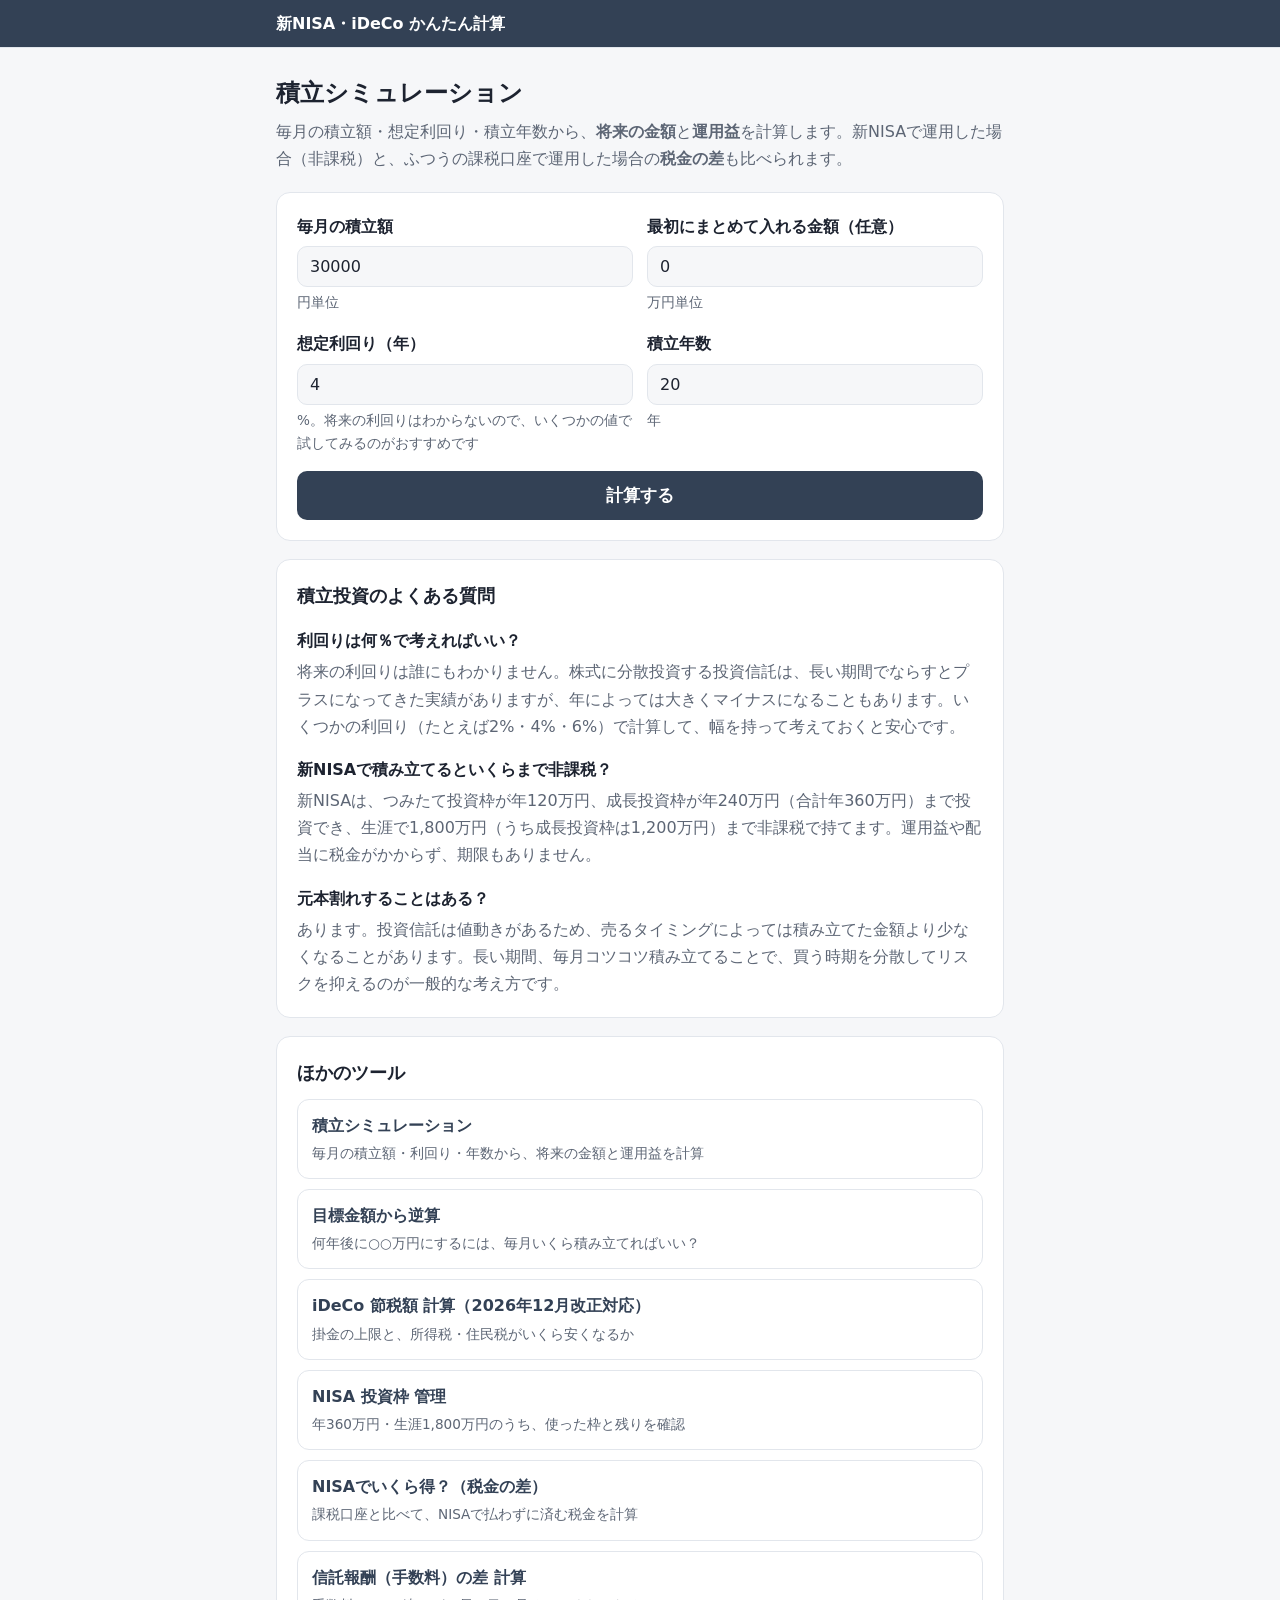
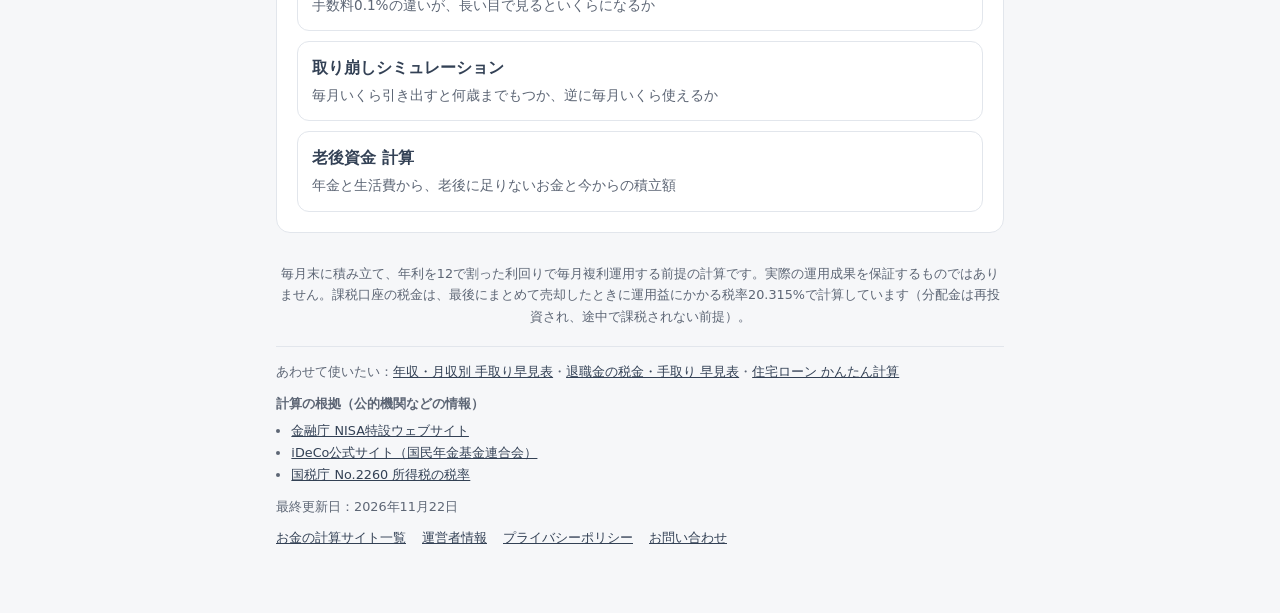
<file: index.html>
<!doctype html>
<html lang="ja">
<head>
<meta charset="utf-8">
<meta name="viewport" content="width=device-width, initial-scale=1">
<title>積立シミュレーション（新NISA・iDeCo）｜毎月の積立額・利回り・年数から将来の金額を計算</title>
<meta name="description" content="毎月の積立額・想定利回り・積立年数を入れるだけで、将来の金額・元本・運用益をグラフと年ごとの表で表示。新NISAなら非課税、課税口座なら税金がいくらかかるかも比べられる無料の積立シミュレーションです。">
<link rel="canonical" href="https://okanenokeisan.com/nisa/">
<!--sw-head-->
<meta property="og:type" content="website">
<meta property="og:site_name" content="新NISA・iDeCo かんたん計算">
<meta property="og:title" content="積立シミュレーション（新NISA・iDeCo）｜毎月の積立額・利回り・年数から将来の金額を計算">
<meta property="og:description" content="毎月の積立額・想定利回り・積立年数を入れるだけで、将来の金額・元本・運用益をグラフと年ごとの表で表示。新NISAなら非課税、課税口座なら税金がいくらかかるかも比べられる無料の積立シミュレーションです。">
<meta property="og:url" content="https://okanenokeisan.com/nisa/">
<meta property="og:locale" content="ja_JP">
<meta name="twitter:card" content="summary">
<link rel="icon" href="/favicon.ico" sizes="48x48">
<link rel="icon" href="/favicon.svg" type="image/svg+xml">
<script async src="https://www.googletagmanager.com/gtag/js?id=G-CTGWFB173X"></script>
<script>window.dataLayer=window.dataLayer||[];function gtag(){dataLayer.push(arguments);}gtag('js',new Date());gtag('config','G-CTGWFB173X');document.addEventListener('click',function(e){var b=e.target.closest&&e.target.closest('button#calc,button#judge,button#make');if(b)gtag('event','tool_use',{tool_path:location.pathname,button_id:b.id});},true);</script>
<!--/sw-head-->
<link rel="stylesheet" href="assets/style.css">
</head>
<body>
<header class="site-header"><div><a href="/nisa/">新NISA・iDeCo かんたん計算</a></div></header>
<div class="wrap">
  <h1>積立シミュレーション</h1>
  <p class="lead">毎月の積立額・想定利回り・積立年数から、<strong>将来の金額</strong>と<strong>運用益</strong>を計算します。新NISAで運用した場合（非課税）と、ふつうの課税口座で運用した場合の<strong>税金の差</strong>も比べられます。</p>

  <div class="card">
    <div class="row">
      <div class="field"><label for="monthly">毎月の積立額</label><input type="number" id="monthly" min="0" value="30000"><div class="hint">円単位</div></div>
      <div class="field"><label for="initial">最初にまとめて入れる金額（任意）</label><input type="number" id="initial" min="0" value="0"><div class="hint">万円単位</div></div>
    </div>
    <div class="row">
      <div class="field"><label for="rate">想定利回り（年）</label><input type="number" id="rate" min="0" max="20" step="0.1" value="4"><div class="hint">%。将来の利回りはわからないので、いくつかの値で試してみるのがおすすめです</div></div>
      <div class="field"><label for="years">積立年数</label><input type="number" id="years" min="1" max="60" value="20"><div class="hint">年</div></div>
    </div>
    <button id="calc">計算する</button>
  </div>

  <div class="card" id="result" hidden></div>

  <div class="ad">広告スペース</div>

  <div class="card faq">
    <h2>積立投資のよくある質問</h2>
    <h3>利回りは何％で考えればいい？</h3>
    <p>将来の利回りは誰にもわかりません。株式に分散投資する投資信託は、長い期間でならすとプラスになってきた実績がありますが、年によっては大きくマイナスになることもあります。いくつかの利回り（たとえば2%・4%・6%）で計算して、幅を持って考えておくと安心です。</p>
    <h3>新NISAで積み立てるといくらまで非課税？</h3>
    <p>新NISAは、つみたて投資枠が年120万円、成長投資枠が年240万円（合計年360万円）まで投資でき、生涯で1,800万円（うち成長投資枠は1,200万円）まで非課税で持てます。運用益や配当に税金がかからず、期限もありません。</p>
    <h3>元本割れすることはある？</h3>
    <p>あります。投資信託は値動きがあるため、売るタイミングによっては積み立てた金額より少なくなることがあります。長い期間、毎月コツコツ積み立てることで、買う時期を分散してリスクを抑えるのが一般的な考え方です。</p>
  </div>

  <div class="card" id="related"></div>

  <footer>毎月末に積み立て、年利を12で割った利回りで毎月複利運用する前提の計算です。実際の運用成果を保証するものではありません。課税口座の税金は、最後にまとめて売却したときに運用益にかかる税率20.315%で計算しています（分配金は再投資され、途中で課税されない前提）。</footer>
<!--sw-foot-->
<div style="font-size:.8rem;color:var(--muted);margin-top:18px;border-top:1px solid var(--line);padding-top:14px"><p style="margin:0 0 10px">あわせて使いたい：<a href="/nenshu/">年収・月収別 手取り早見表</a>・<a href="/taishoku-zei/">退職金の税金・手取り 早見表</a>・<a href="/jutaku/">住宅ローン かんたん計算</a></p><p style="margin:0 0 6px;font-weight:600">計算の根拠（公的機関などの情報）</p><ul style="margin:0 0 10px;padding-left:1.2em"><li><a href="https://www.fsa.go.jp/policy/nisa2/" target="_blank" rel="noopener">金融庁 NISA特設ウェブサイト</a></li><li><a href="https://www.ideco-koushiki.jp/" target="_blank" rel="noopener">iDeCo公式サイト（国民年金基金連合会）</a></li><li><a href="https://www.nta.go.jp/taxes/shiraberu/taxanswer/shotoku/2260.htm" target="_blank" rel="noopener">国税庁 No.2260 所得税の税率</a></li></ul><p style="margin:0 0 10px">最終更新日：2026年11月22日</p><nav style="display:flex;flex-wrap:wrap;gap:6px 16px"><a href="/sites/">お金の計算サイト一覧</a><a href="/about/">運営者情報</a><a href="/privacy/">プライバシーポリシー</a><a href="/contact/">お問い合わせ</a></nav></div>
<!--/sw-foot-->
</div>

<script src="assets/site.js"></script>
<script>
const $ = id => document.getElementById(id);
function calc() {
  const out = $("result");
  out.hidden = false;
  const monthly = num("monthly"), initial = num("initial") * MAN, years = Math.floor(num("years"));
  if ((!monthly && !initial) || !years) { out.innerHTML = '<p class="err">積立額と年数を入力してください。</p>'; return; }
  const r = accumulate(monthly, num("rate") / 100, years * 12, initial);
  const tax = Math.max(0, r.gain) * TAX;
  const yearly = monthly * 12;
  const nisaOk = yearly <= 3600000 && r.principal <= 18000000;
  const shown = r.rows.filter(x => x.year <= 3 || x.year % 5 === 0 || x.year === years);

  out.innerHTML = `
    <div class="big">
      <div class="stat good"><div class="k">${years}年後の金額</div><div class="v">${man(r.bal)}</div></div>
      <div class="stat"><div class="k">積み立てた元本</div><div class="v">${man(r.principal)}</div></div>
      <div class="stat good"><div class="k">運用益</div><div class="v">${man(r.gain)}</div></div>
    </div>
    ${growthChart(r.rows)}
    <table class="info" style="margin-top:12px">
      <tr><td>新NISAで運用した場合（非課税）</td><td class="num">${man(r.bal)}</td></tr>
      <tr><td>課税口座で運用した場合（税引き後）</td><td class="num">${man(r.bal - tax)}</td></tr>
      <tr><td><strong>NISAで払わずに済む税金</strong></td><td class="num"><strong>${man(tax)}</strong></td></tr>
    </table>
    ${!nisaOk ? `<p class="note">年間の積立額が360万円、または元本の合計が1,800万円を超えるため、全額をNISAで運用することはできません。超えた分は課税口座での運用になります。</p>` : ""}
    <h2 style="margin-top:16px">年ごとの推移</h2>
    <table class="info"><tr><th>年</th><th class="num">元本</th><th class="num">評価額</th><th class="num">運用益</th></tr>
      ${shown.map(x => `<tr><td>${x.year}年後</td><td class="num">${man(x.principal)}</td><td class="num">${man(x.bal)}</td><td class="num">${man(x.bal - x.principal)}</td></tr>`).join("")}</table>
    <p class="note">目標の金額から毎月の積立額を決めたいなら → <a href="/nisa/mokuhyo/">目標金額から逆算</a> ／ NISAの口座は、証券会社によって買える投資信託や手数料、ポイントのしくみが違います。比べてから選びましょう。</p>`;
  out.scrollIntoView({ behavior: "smooth", block: "start" });
}
$("calc").addEventListener("click", calc);
</script>
</body>
</html>
</file>
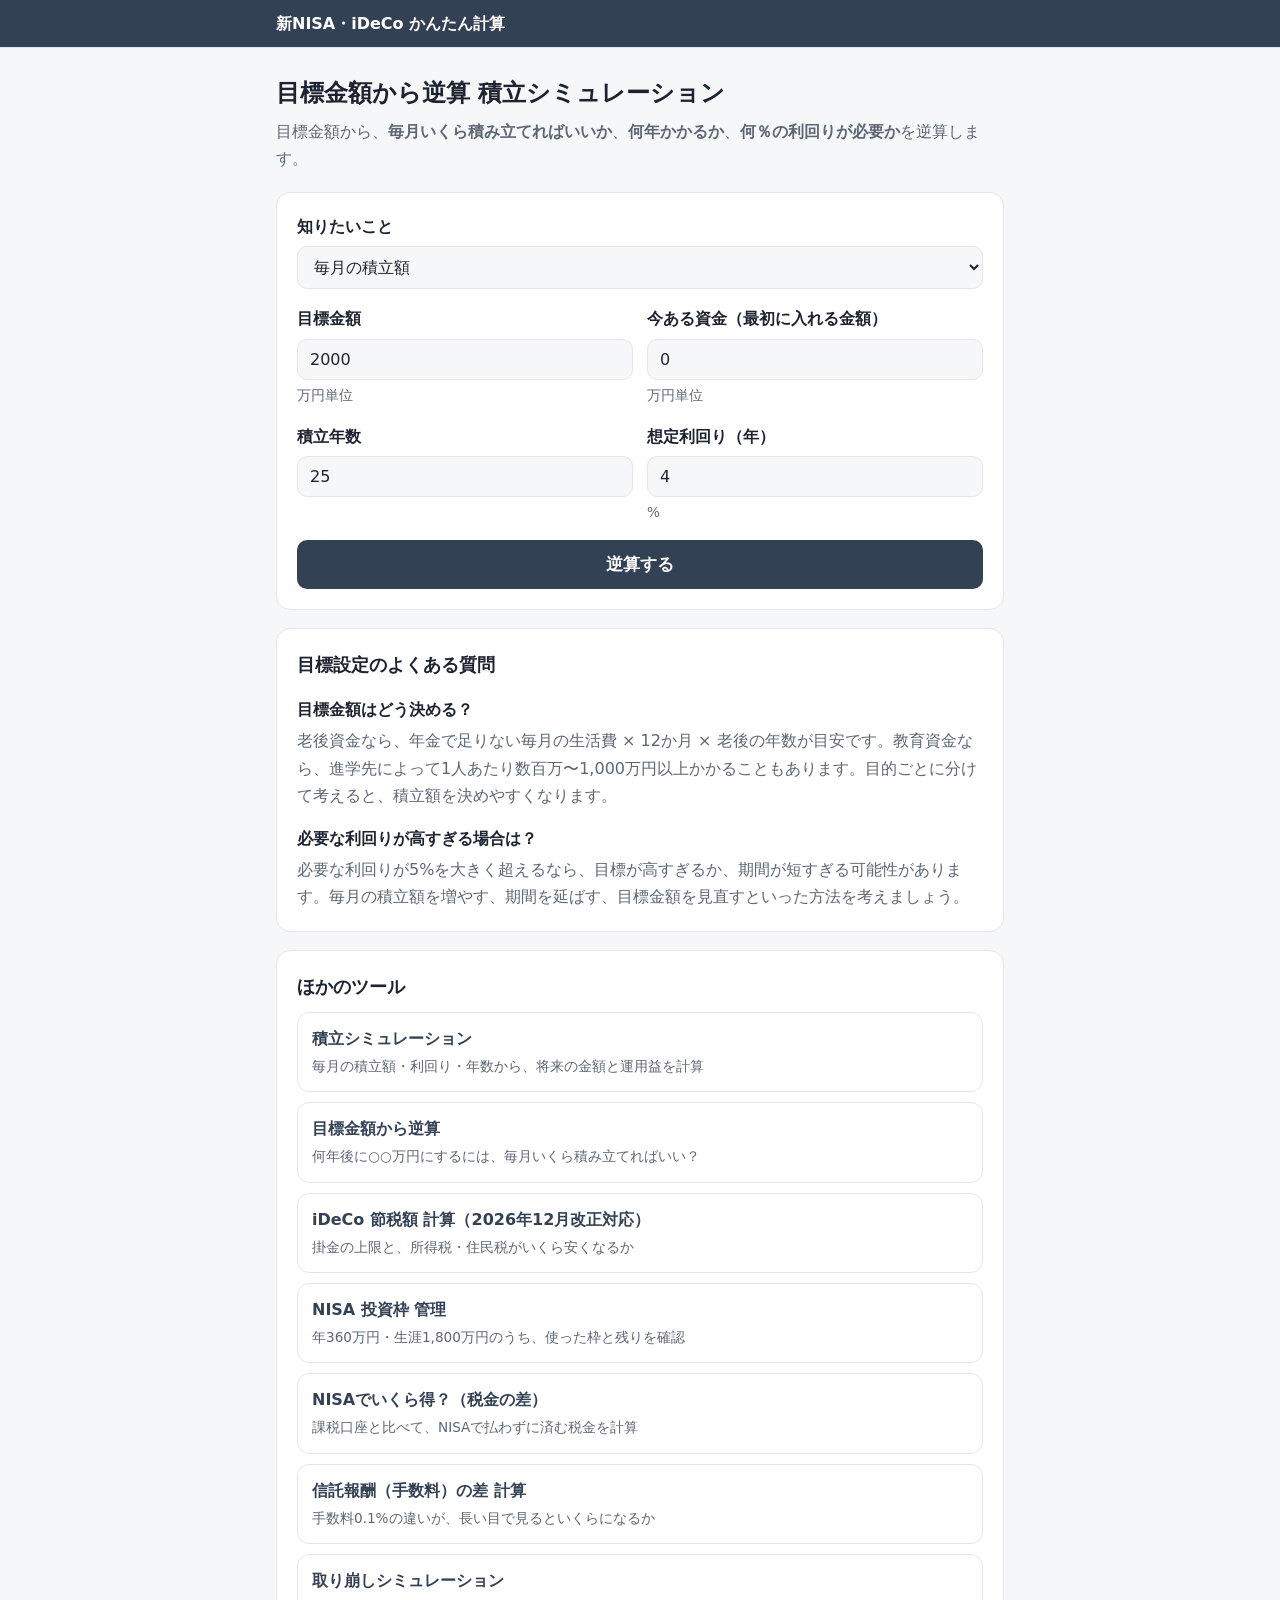
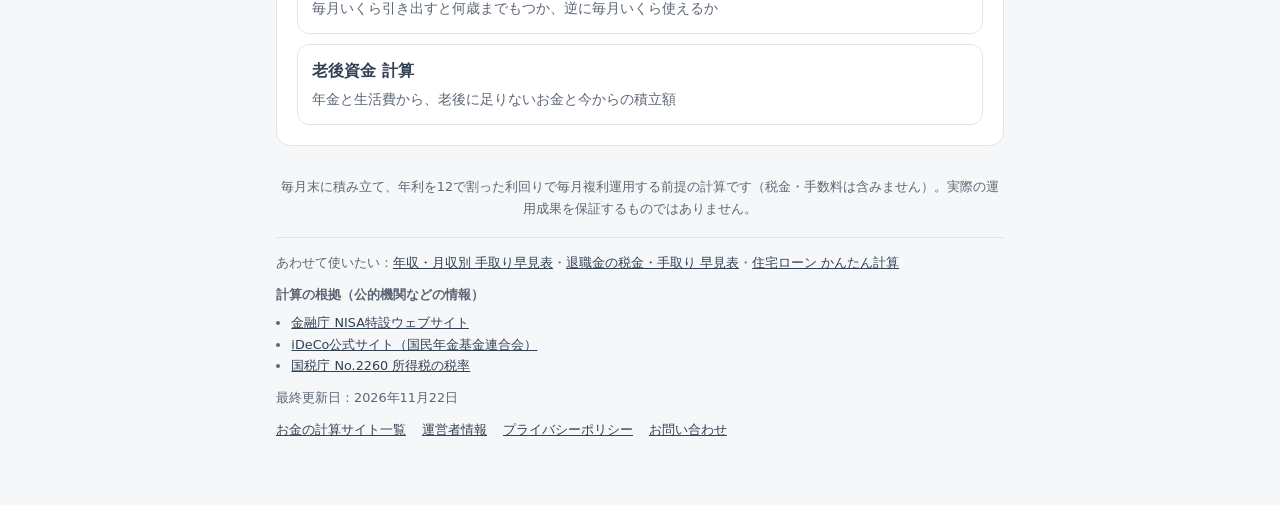
<file: mokuhyo/index.html>
<!doctype html>
<html lang="ja">
<head>
<meta charset="utf-8">
<meta name="viewport" content="width=device-width, initial-scale=1">
<title>目標金額から逆算 積立シミュレーション｜1000万円・2000万円にするには毎月いくら？何年？</title>
<meta name="description" content="目標金額を入れるだけで、毎月いくら積み立てればいいか、何年かかるか、何％の利回りが必要かを逆算。老後資金2,000万円、教育資金1,000万円などの目標づくりに使える無料ツールです。">
<link rel="canonical" href="https://okanenokeisan.com/nisa/mokuhyo/">
<!--sw-head-->
<meta property="og:type" content="website">
<meta property="og:site_name" content="新NISA・iDeCo かんたん計算">
<meta property="og:title" content="目標金額から逆算 積立シミュレーション｜1000万円・2000万円にするには毎月いくら？何年？">
<meta property="og:description" content="目標金額を入れるだけで、毎月いくら積み立てればいいか、何年かかるか、何％の利回りが必要かを逆算。老後資金2,000万円、教育資金1,000万円などの目標づくりに使える無料ツールです。">
<meta property="og:url" content="https://okanenokeisan.com/nisa/mokuhyo/">
<meta property="og:locale" content="ja_JP">
<meta name="twitter:card" content="summary">
<link rel="icon" href="/favicon.ico" sizes="48x48">
<link rel="icon" href="/favicon.svg" type="image/svg+xml">
<script async src="https://www.googletagmanager.com/gtag/js?id=G-CTGWFB173X"></script>
<script>window.dataLayer=window.dataLayer||[];function gtag(){dataLayer.push(arguments);}gtag('js',new Date());gtag('config','G-CTGWFB173X');document.addEventListener('click',function(e){var b=e.target.closest&&e.target.closest('button#calc,button#judge,button#make');if(b)gtag('event','tool_use',{tool_path:location.pathname,button_id:b.id});},true);</script>
<!--/sw-head-->
<link rel="stylesheet" href="../assets/style.css">
</head>
<body>
<header class="site-header"><div><a href="/nisa/">新NISA・iDeCo かんたん計算</a></div></header>
<div class="wrap">
  <h1>目標金額から逆算 積立シミュレーション</h1>
  <p class="lead">目標金額から、<strong>毎月いくら積み立てればいいか</strong>、<strong>何年かかるか</strong>、<strong>何％の利回りが必要か</strong>を逆算します。</p>

  <div class="card">
    <div class="field"><label for="mode">知りたいこと</label>
      <select id="mode"><option value="monthly">毎月の積立額</option><option value="years">かかる年数</option><option value="rate">必要な利回り</option></select></div>
    <div class="row">
      <div class="field"><label for="target">目標金額</label><input type="number" id="target" min="0" value="2000"><div class="hint">万円単位</div></div>
      <div class="field"><label for="initial">今ある資金（最初に入れる金額）</label><input type="number" id="initial" min="0" value="0"><div class="hint">万円単位</div></div>
    </div>
    <div class="row">
      <div class="field" id="fMonthly"><label for="monthly">毎月の積立額</label><input type="number" id="monthly" min="0" value="50000"><div class="hint">円単位</div></div>
      <div class="field" id="fYears"><label for="years">積立年数</label><input type="number" id="years" min="1" max="60" value="25"></div>
      <div class="field" id="fRate"><label for="rate">想定利回り（年）</label><input type="number" id="rate" min="0" max="20" step="0.1" value="4"><div class="hint">%</div></div>
    </div>
    <button id="calc">逆算する</button>
  </div>

  <div class="card" id="result" hidden></div>

  <div class="ad">広告スペース</div>

  <div class="card faq">
    <h2>目標設定のよくある質問</h2>
    <h3>目標金額はどう決める？</h3>
    <p>老後資金なら、年金で足りない毎月の生活費 × 12か月 × 老後の年数が目安です。教育資金なら、進学先によって1人あたり数百万〜1,000万円以上かかることもあります。目的ごとに分けて考えると、積立額を決めやすくなります。</p>
    <h3>必要な利回りが高すぎる場合は？</h3>
    <p>必要な利回りが5%を大きく超えるなら、目標が高すぎるか、期間が短すぎる可能性があります。毎月の積立額を増やす、期間を延ばす、目標金額を見直すといった方法を考えましょう。</p>
  </div>

  <div class="card" id="related"></div>

  <footer>毎月末に積み立て、年利を12で割った利回りで毎月複利運用する前提の計算です（税金・手数料は含みません）。実際の運用成果を保証するものではありません。</footer>
<!--sw-foot-->
<div style="font-size:.8rem;color:var(--muted);margin-top:18px;border-top:1px solid var(--line);padding-top:14px"><p style="margin:0 0 10px">あわせて使いたい：<a href="/nenshu/">年収・月収別 手取り早見表</a>・<a href="/taishoku-zei/">退職金の税金・手取り 早見表</a>・<a href="/jutaku/">住宅ローン かんたん計算</a></p><p style="margin:0 0 6px;font-weight:600">計算の根拠（公的機関などの情報）</p><ul style="margin:0 0 10px;padding-left:1.2em"><li><a href="https://www.fsa.go.jp/policy/nisa2/" target="_blank" rel="noopener">金融庁 NISA特設ウェブサイト</a></li><li><a href="https://www.ideco-koushiki.jp/" target="_blank" rel="noopener">iDeCo公式サイト（国民年金基金連合会）</a></li><li><a href="https://www.nta.go.jp/taxes/shiraberu/taxanswer/shotoku/2260.htm" target="_blank" rel="noopener">国税庁 No.2260 所得税の税率</a></li></ul><p style="margin:0 0 10px">最終更新日：2026年11月22日</p><nav style="display:flex;flex-wrap:wrap;gap:6px 16px"><a href="/sites/">お金の計算サイト一覧</a><a href="/about/">運営者情報</a><a href="/privacy/">プライバシーポリシー</a><a href="/contact/">お問い合わせ</a></nav></div>
<!--/sw-foot-->
</div>

<script src="../assets/site.js"></script>
<script>
const $ = id => document.getElementById(id);
const fv = (monthly, rate, months, initial) => { const r = rate / 12; const g = Math.pow(1 + r, months); return initial * g + (r ? monthly * (g - 1) / r : monthly * months); };
function sync() { const m = $("mode").value; $("fMonthly").hidden = m === "monthly"; $("fYears").hidden = m === "years"; $("fRate").hidden = m === "rate"; }
$("mode").addEventListener("change", sync); sync();

function calc() {
  const out = $("result");
  out.hidden = false;
  const mode = $("mode").value, target = num("target") * MAN, initial = num("initial") * MAN;
  const monthly = num("monthly"), years = Math.floor(num("years")), rate = num("rate") / 100;
  if (!target) { out.innerHTML = '<p class="err">目標金額を入力してください。</p>'; return; }
  let main, label, m = monthly, y = years, r = rate;
  if (mode === "monthly") {
    const g = fv(1, rate, years * 12, 0), rest = target - fv(0, rate, years * 12, initial);
    m = Math.max(0, Math.ceil(rest / g / 100) * 100);
    main = yen(m); label = "毎月の積立額";
  } else if (mode === "years") {
    let mm = 0; while (fv(monthly, rate, mm, initial) < target && mm < 1200) mm++;
    if (mm >= 1200) { out.innerHTML = '<p class="err">100年以上かかるため計算できません。積立額か利回りを見直してください。</p>'; return; }
    y = mm / 12; main = `${Math.floor(mm / 12)}年${mm % 12}か月`; label = "かかる年数";
  } else {
    let lo = 0, hi = 0.5;
    if (fv(monthly, 0, years * 12, initial) >= target) { r = 0; }
    else { for (let i = 0; i < 60; i++) { const mid = (lo + hi) / 2; if (fv(monthly, mid, years * 12, initial) >= target) hi = mid; else lo = mid; } r = hi; }
    main = `年${(r * 100).toFixed(2)}%`; label = "必要な利回り";
  }
  const months = Math.round(y * 12);
  const res = accumulate(m, r, months, initial);
  out.innerHTML = `
    <div class="big">
      <div class="stat good"><div class="k">${label}</div><div class="v">${main}</div></div>
      <div class="stat"><div class="k">積み立てる元本</div><div class="v">${man(res.principal)}</div></div>
      <div class="stat"><div class="k">運用益</div><div class="v">${man(Math.max(0, res.bal - res.principal))}</div></div>
    </div>
    ${growthChart(res.rows)}
    ${mode === "rate" && r > 0.06 ? '<p class="note">必要な利回りが6%を超えています。長期間この利回りを続けるのは簡単ではないので、積立額や期間も見直してみましょう。</p>' : ""}
    ${mode === "monthly" && m * 12 > 3600000 ? '<p class="note">年間の積立額が新NISAの上限（年360万円）を超えます。夫婦それぞれのNISAやiDeCoと組み合わせることも考えましょう。</p>' : ""}
    <p class="note">この積立をNISAで行うと、運用益にかかる税金（20.315%）がゼロになります → <a href="/nisa/zeikin/">NISAでいくら得？</a></p>`;
  out.scrollIntoView({ behavior: "smooth", block: "start" });
}
$("calc").addEventListener("click", calc);
</script>
</body>
</html>
</file>
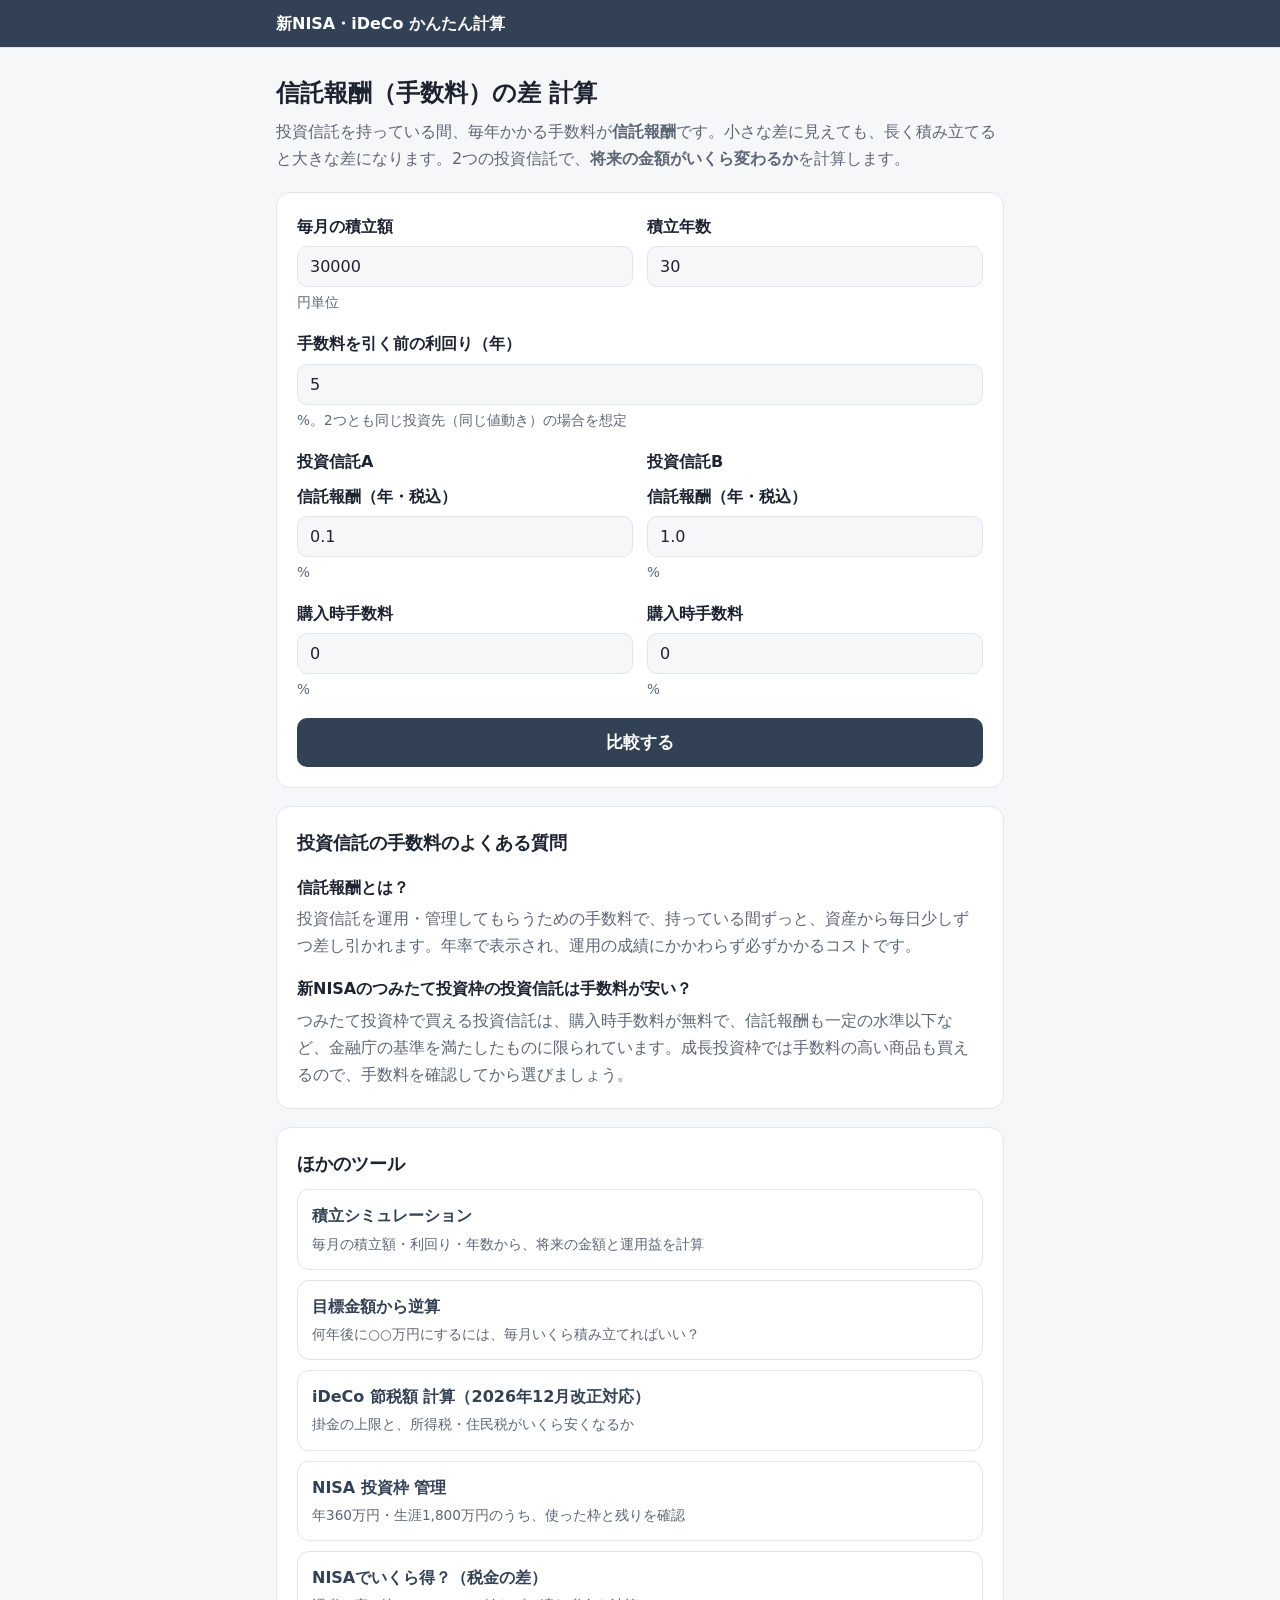
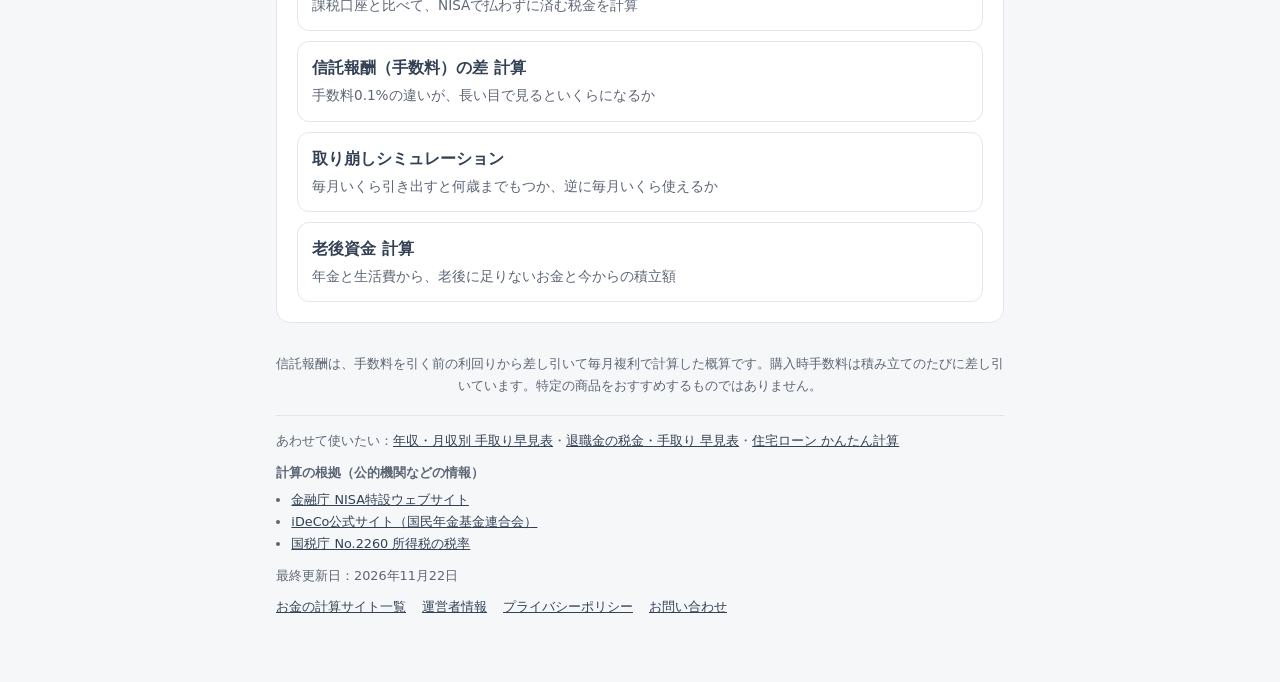
<file: tesuuryou/index.html>
<!doctype html>
<html lang="ja">
<head>
<meta charset="utf-8">
<meta name="viewport" content="width=device-width, initial-scale=1">
<title>信託報酬（手数料）の差 計算｜0.1%の違いが20年・30年でいくらになる？投資信託のコスト比較</title>
<meta name="description" content="2つの投資信託の信託報酬（年率）と購入時手数料を入れるだけで、同じ金額を積み立てたときに、手数料の差で将来の金額がいくら変わるかを計算。低コストの投資信託を選ぶ大切さがわかる無料ツールです。">
<link rel="canonical" href="https://okanenokeisan.com/nisa/tesuuryou/">
<!--sw-head-->
<meta property="og:type" content="website">
<meta property="og:site_name" content="新NISA・iDeCo かんたん計算">
<meta property="og:title" content="信託報酬（手数料）の差 計算｜0.1%の違いが20年・30年でいくらになる？投資信託のコスト比較">
<meta property="og:description" content="2つの投資信託の信託報酬（年率）と購入時手数料を入れるだけで、同じ金額を積み立てたときに、手数料の差で将来の金額がいくら変わるかを計算。低コストの投資信託を選ぶ大切さがわかる無料ツールです。">
<meta property="og:url" content="https://okanenokeisan.com/nisa/tesuuryou/">
<meta property="og:locale" content="ja_JP">
<meta name="twitter:card" content="summary">
<link rel="icon" href="/favicon.ico" sizes="48x48">
<link rel="icon" href="/favicon.svg" type="image/svg+xml">
<script async src="https://www.googletagmanager.com/gtag/js?id=G-CTGWFB173X"></script>
<script>window.dataLayer=window.dataLayer||[];function gtag(){dataLayer.push(arguments);}gtag('js',new Date());gtag('config','G-CTGWFB173X');document.addEventListener('click',function(e){var b=e.target.closest&&e.target.closest('button#calc,button#judge,button#make');if(b)gtag('event','tool_use',{tool_path:location.pathname,button_id:b.id});},true);</script>
<!--/sw-head-->
<link rel="stylesheet" href="../assets/style.css">
<style>.cols{display:grid;grid-template-columns:1fr 1fr;gap:14px}@media (max-width:560px){.cols{grid-template-columns:1fr}}.cols h3{margin:0 0 8px;font-size:1rem}</style>
</head>
<body>
<header class="site-header"><div><a href="/nisa/">新NISA・iDeCo かんたん計算</a></div></header>
<div class="wrap">
  <h1>信託報酬（手数料）の差 計算</h1>
  <p class="lead">投資信託を持っている間、毎年かかる手数料が<strong>信託報酬</strong>です。小さな差に見えても、長く積み立てると大きな差になります。2つの投資信託で、<strong>将来の金額がいくら変わるか</strong>を計算します。</p>

  <div class="card">
    <div class="row">
      <div class="field"><label for="monthly">毎月の積立額</label><input type="number" id="monthly" min="0" value="30000"><div class="hint">円単位</div></div>
      <div class="field"><label for="years">積立年数</label><input type="number" id="years" min="1" max="60" value="30"></div>
    </div>
    <div class="field"><label for="rate">手数料を引く前の利回り（年）</label><input type="number" id="rate" min="0" max="20" step="0.1" value="5"><div class="hint">%。2つとも同じ投資先（同じ値動き）の場合を想定</div></div>
    <div class="cols">
      <div><h3>投資信託A</h3>
        <div class="field"><label for="feeA">信託報酬（年・税込）</label><input type="number" id="feeA" min="0" max="5" step="0.01" value="0.1"><div class="hint">%</div></div>
        <div class="field"><label for="buyA">購入時手数料</label><input type="number" id="buyA" min="0" max="5" step="0.1" value="0"><div class="hint">%</div></div>
      </div>
      <div><h3>投資信託B</h3>
        <div class="field"><label for="feeB">信託報酬（年・税込）</label><input type="number" id="feeB" min="0" max="5" step="0.01" value="1.0"><div class="hint">%</div></div>
        <div class="field"><label for="buyB">購入時手数料</label><input type="number" id="buyB" min="0" max="5" step="0.1" value="0"><div class="hint">%</div></div>
      </div>
    </div>
    <button id="calc">比較する</button>
  </div>

  <div class="card" id="result" hidden></div>

  <div class="ad">広告スペース</div>

  <div class="card faq">
    <h2>投資信託の手数料のよくある質問</h2>
    <h3>信託報酬とは？</h3>
    <p>投資信託を運用・管理してもらうための手数料で、持っている間ずっと、資産から毎日少しずつ差し引かれます。年率で表示され、運用の成績にかかわらず必ずかかるコストです。</p>
    <h3>新NISAのつみたて投資枠の投資信託は手数料が安い？</h3>
    <p>つみたて投資枠で買える投資信託は、購入時手数料が無料で、信託報酬も一定の水準以下など、金融庁の基準を満たしたものに限られています。成長投資枠では手数料の高い商品も買えるので、手数料を確認してから選びましょう。</p>
  </div>

  <div class="card" id="related"></div>

  <footer>信託報酬は、手数料を引く前の利回りから差し引いて毎月複利で計算した概算です。購入時手数料は積み立てのたびに差し引いています。特定の商品をおすすめするものではありません。</footer>
<!--sw-foot-->
<div style="font-size:.8rem;color:var(--muted);margin-top:18px;border-top:1px solid var(--line);padding-top:14px"><p style="margin:0 0 10px">あわせて使いたい：<a href="/nenshu/">年収・月収別 手取り早見表</a>・<a href="/taishoku-zei/">退職金の税金・手取り 早見表</a>・<a href="/jutaku/">住宅ローン かんたん計算</a></p><p style="margin:0 0 6px;font-weight:600">計算の根拠（公的機関などの情報）</p><ul style="margin:0 0 10px;padding-left:1.2em"><li><a href="https://www.fsa.go.jp/policy/nisa2/" target="_blank" rel="noopener">金融庁 NISA特設ウェブサイト</a></li><li><a href="https://www.ideco-koushiki.jp/" target="_blank" rel="noopener">iDeCo公式サイト（国民年金基金連合会）</a></li><li><a href="https://www.nta.go.jp/taxes/shiraberu/taxanswer/shotoku/2260.htm" target="_blank" rel="noopener">国税庁 No.2260 所得税の税率</a></li></ul><p style="margin:0 0 10px">最終更新日：2026年11月22日</p><nav style="display:flex;flex-wrap:wrap;gap:6px 16px"><a href="/sites/">お金の計算サイト一覧</a><a href="/about/">運営者情報</a><a href="/privacy/">プライバシーポリシー</a><a href="/contact/">お問い合わせ</a></nav></div>
<!--/sw-foot-->
</div>

<script src="../assets/site.js"></script>
<script>
const $ = id => document.getElementById(id);
function run(fee, buy) {
  const monthly = num("monthly") * (1 - buy / 100);
  const res = accumulate(monthly, (num("rate") - fee) / 100, Math.floor(num("years")) * 12, 0);
  return { ...res, principal: num("monthly") * Math.floor(num("years")) * 12 };
}
function calc() {
  const out = $("result");
  out.hidden = false;
  if (!num("monthly") || !num("years")) { out.innerHTML = '<p class="err">積立額と年数を入力してください。</p>'; return; }
  const a = run(num("feeA"), num("buyA")), b = run(num("feeB"), num("buyB"));
  const diff = a.bal - b.bal;
  out.innerHTML = `
    <div class="big">
      <div class="stat good"><div class="k">将来の金額の差</div><div class="v">${man(Math.abs(diff))}</div></div>
      <div class="stat"><div class="k">投資信託A</div><div class="v">${man(a.bal)}</div></div>
      <div class="stat"><div class="k">投資信託B</div><div class="v">${man(b.bal)}</div></div>
    </div>
    <table class="info">
      <tr><th></th><th class="num">A</th><th class="num">B</th></tr>
      <tr><td>積み立てた元本</td><td class="num">${man(a.principal)}</td><td class="num">${man(b.principal)}</td></tr>
      <tr><td>手数料を引いたあとの利回り</td><td class="num">${(num("rate") - num("feeA")).toFixed(2)}%</td><td class="num">${(num("rate") - num("feeB")).toFixed(2)}%</td></tr>
      <tr><td>${Math.floor(num("years"))}年後の金額</td><td class="num">${man(a.bal)}</td><td class="num">${man(b.bal)}</td></tr>
    </table>
    <p class="note">${diff >= 0 ? "A" : "B"}の方が ${man(Math.abs(diff))} 多くなります。これは、元本${man(a.principal)}に対して約${(Math.abs(diff) / a.principal * 100).toFixed(1)}%にあたる差です。同じ投資先なら、手数料の安い投資信託を選ぶだけで将来の金額が増えます。</p>`;
  out.scrollIntoView({ behavior: "smooth", block: "start" });
}
$("calc").addEventListener("click", calc);
</script>
</body>
</html>
</file>
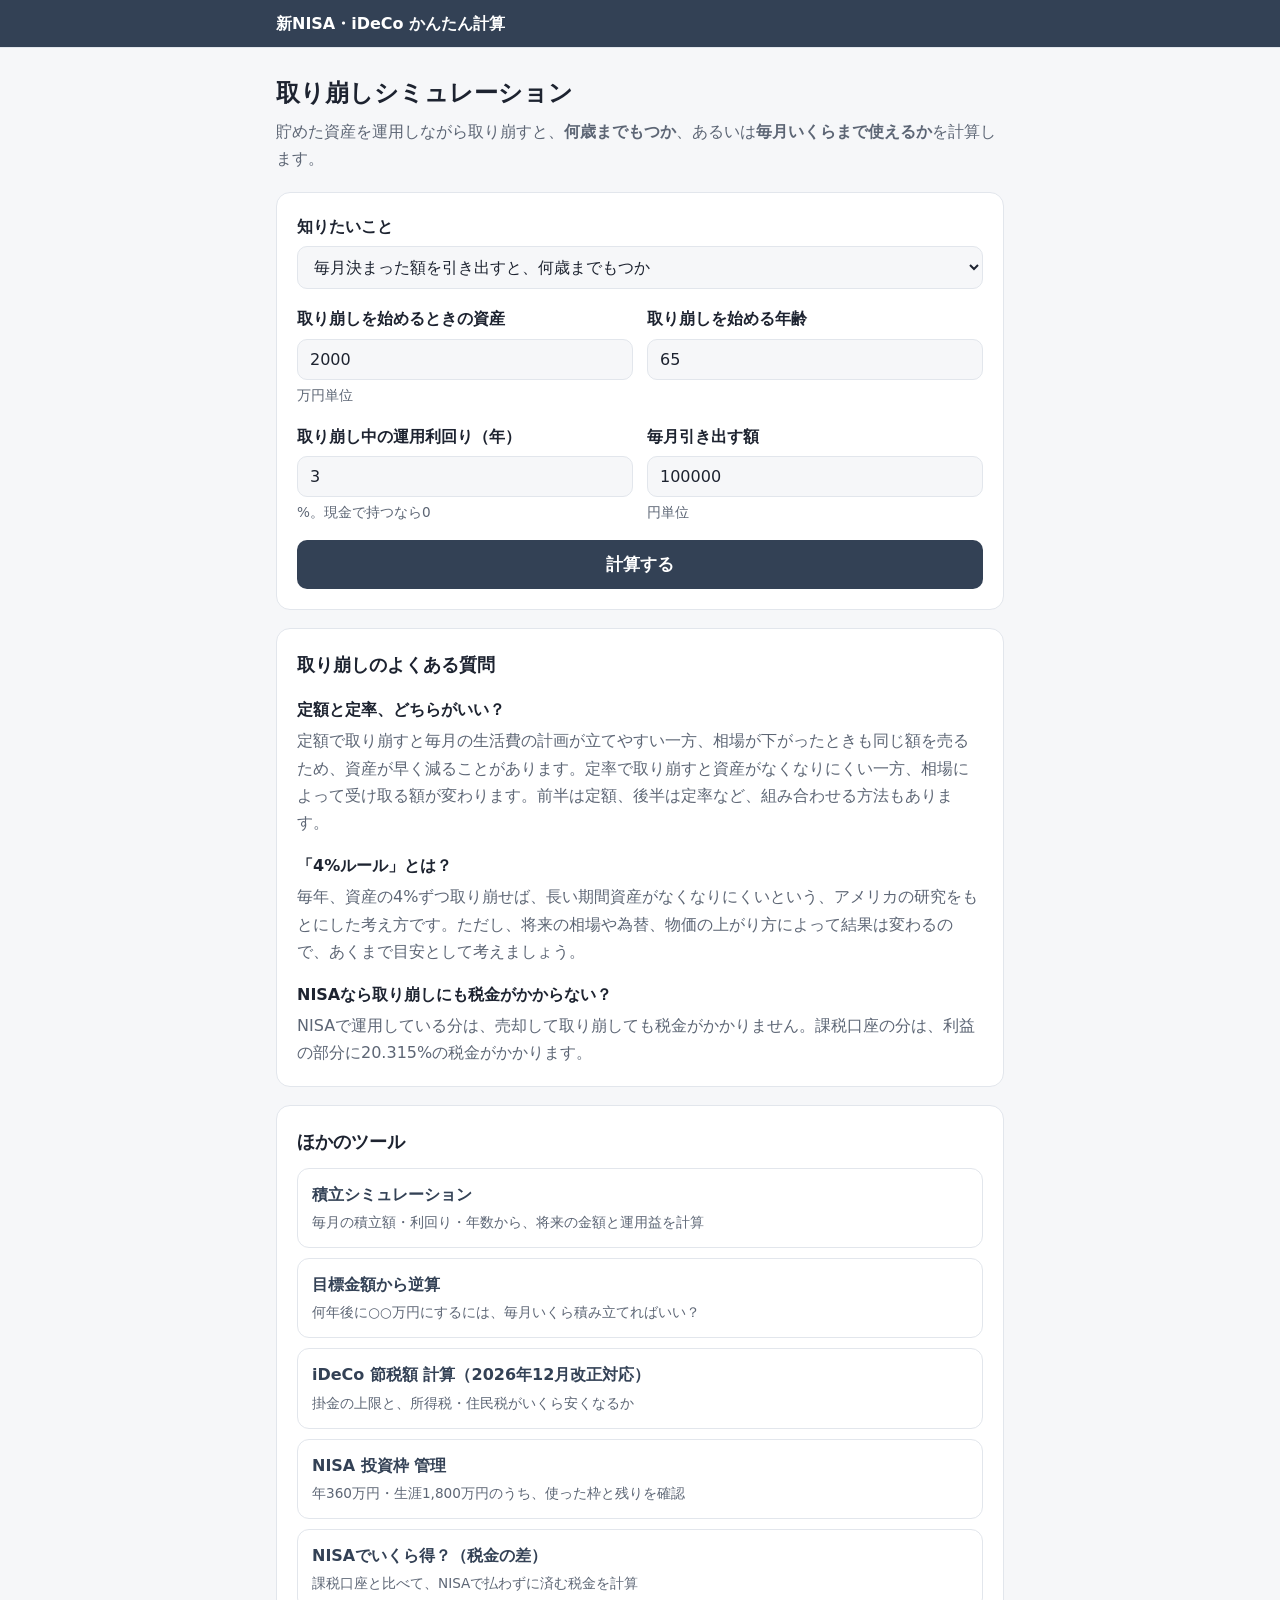
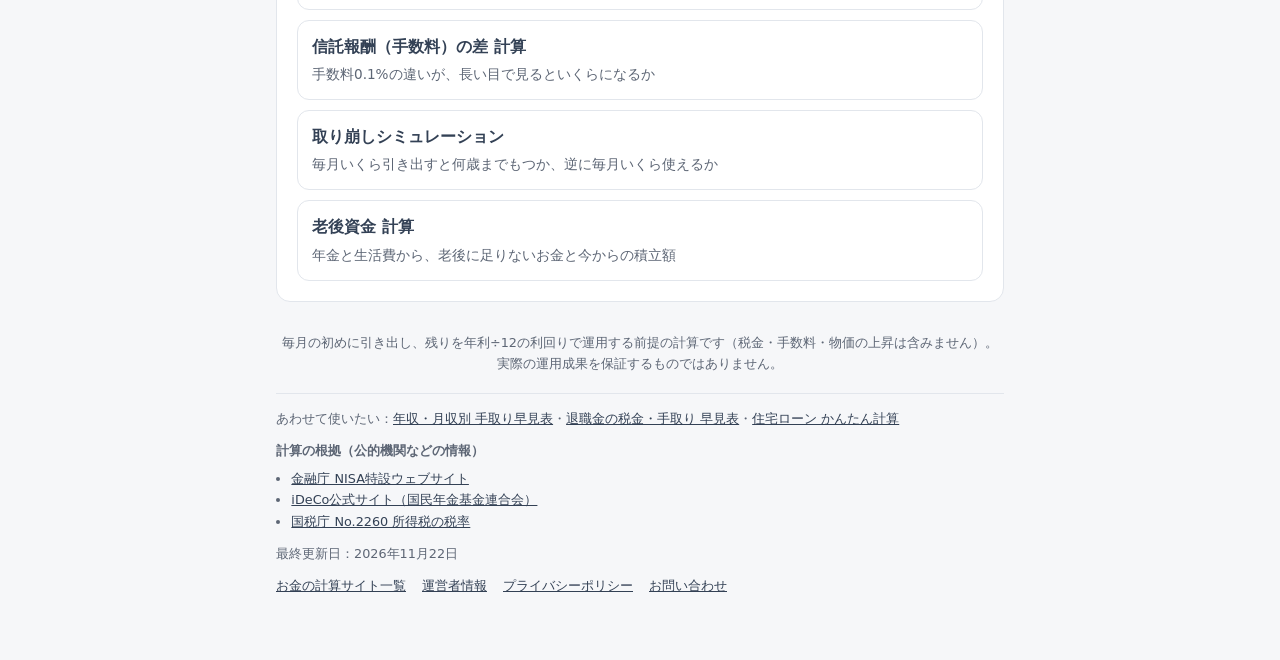
<file: torikuzushi/index.html>
<!doctype html>
<html lang="ja">
<head>
<meta charset="utf-8">
<meta name="viewport" content="width=device-width, initial-scale=1">
<title>取り崩しシミュレーション｜老後に毎月いくら引き出すと何歳までもつ？（定額・定率）</title>
<meta name="description" content="資産額・運用利回り・取り崩しを始める年齢を入れるだけで、毎月一定額を引き出すと何歳まで資産がもつか、何歳までもたせるなら毎月いくら使えるかを計算。定率で取り崩す方法にも対応した無料シミュレーションです。">
<link rel="canonical" href="https://okanenokeisan.com/nisa/torikuzushi/">
<!--sw-head-->
<meta property="og:type" content="website">
<meta property="og:site_name" content="新NISA・iDeCo かんたん計算">
<meta property="og:title" content="取り崩しシミュレーション｜老後に毎月いくら引き出すと何歳までもつ？（定額・定率）">
<meta property="og:description" content="資産額・運用利回り・取り崩しを始める年齢を入れるだけで、毎月一定額を引き出すと何歳まで資産がもつか、何歳までもたせるなら毎月いくら使えるかを計算。定率で取り崩す方法にも対応した無料シミュレーションです。">
<meta property="og:url" content="https://okanenokeisan.com/nisa/torikuzushi/">
<meta property="og:locale" content="ja_JP">
<meta name="twitter:card" content="summary">
<link rel="icon" href="/favicon.ico" sizes="48x48">
<link rel="icon" href="/favicon.svg" type="image/svg+xml">
<script async src="https://www.googletagmanager.com/gtag/js?id=G-CTGWFB173X"></script>
<script>window.dataLayer=window.dataLayer||[];function gtag(){dataLayer.push(arguments);}gtag('js',new Date());gtag('config','G-CTGWFB173X');document.addEventListener('click',function(e){var b=e.target.closest&&e.target.closest('button#calc,button#judge,button#make');if(b)gtag('event','tool_use',{tool_path:location.pathname,button_id:b.id});},true);</script>
<!--/sw-head-->
<link rel="stylesheet" href="../assets/style.css">
</head>
<body>
<header class="site-header"><div><a href="/nisa/">新NISA・iDeCo かんたん計算</a></div></header>
<div class="wrap">
  <h1>取り崩しシミュレーション</h1>
  <p class="lead">貯めた資産を運用しながら取り崩すと、<strong>何歳までもつか</strong>、あるいは<strong>毎月いくらまで使えるか</strong>を計算します。</p>

  <div class="card">
    <div class="field"><label for="mode">知りたいこと</label>
      <select id="mode"><option value="fixed">毎月決まった額を引き出すと、何歳までもつか</option><option value="until">○歳までもたせるなら、毎月いくら引き出せるか</option><option value="rate">毎年決まった割合（定率）で引き出すと、いくらずつか</option></select></div>
    <div class="row">
      <div class="field"><label for="asset">取り崩しを始めるときの資産</label><input type="number" id="asset" min="0" value="2000"><div class="hint">万円単位</div></div>
      <div class="field"><label for="age">取り崩しを始める年齢</label><input type="number" id="age" min="20" max="100" value="65"></div>
    </div>
    <div class="row">
      <div class="field"><label for="rate">取り崩し中の運用利回り（年）</label><input type="number" id="rate" min="0" max="20" step="0.1" value="3"><div class="hint">%。現金で持つなら0</div></div>
      <div class="field" id="fFixed"><label for="monthly">毎月引き出す額</label><input type="number" id="monthly" min="0" value="100000"><div class="hint">円単位</div></div>
      <div class="field" id="fUntil" hidden><label for="until">何歳までもたせる？</label><input type="number" id="until" min="21" max="120" value="95"></div>
      <div class="field" id="fRate" hidden><label for="pct">毎年引き出す割合</label><input type="number" id="pct" min="0.1" max="50" step="0.1" value="4"><div class="hint">%（年の初めの資産に対して）</div></div>
    </div>
    <button id="calc">計算する</button>
  </div>

  <div class="card" id="result" hidden></div>

  <div class="ad">広告スペース</div>

  <div class="card faq">
    <h2>取り崩しのよくある質問</h2>
    <h3>定額と定率、どちらがいい？</h3>
    <p>定額で取り崩すと毎月の生活費の計画が立てやすい一方、相場が下がったときも同じ額を売るため、資産が早く減ることがあります。定率で取り崩すと資産がなくなりにくい一方、相場によって受け取る額が変わります。前半は定額、後半は定率など、組み合わせる方法もあります。</p>
    <h3>「4%ルール」とは？</h3>
    <p>毎年、資産の4%ずつ取り崩せば、長い期間資産がなくなりにくいという、アメリカの研究をもとにした考え方です。ただし、将来の相場や為替、物価の上がり方によって結果は変わるので、あくまで目安として考えましょう。</p>
    <h3>NISAなら取り崩しにも税金がかからない？</h3>
    <p>NISAで運用している分は、売却して取り崩しても税金がかかりません。課税口座の分は、利益の部分に20.315%の税金がかかります。</p>
  </div>

  <div class="card" id="related"></div>

  <footer>毎月の初めに引き出し、残りを年利÷12の利回りで運用する前提の計算です（税金・手数料・物価の上昇は含みません）。実際の運用成果を保証するものではありません。</footer>
<!--sw-foot-->
<div style="font-size:.8rem;color:var(--muted);margin-top:18px;border-top:1px solid var(--line);padding-top:14px"><p style="margin:0 0 10px">あわせて使いたい：<a href="/nenshu/">年収・月収別 手取り早見表</a>・<a href="/taishoku-zei/">退職金の税金・手取り 早見表</a>・<a href="/jutaku/">住宅ローン かんたん計算</a></p><p style="margin:0 0 6px;font-weight:600">計算の根拠（公的機関などの情報）</p><ul style="margin:0 0 10px;padding-left:1.2em"><li><a href="https://www.fsa.go.jp/policy/nisa2/" target="_blank" rel="noopener">金融庁 NISA特設ウェブサイト</a></li><li><a href="https://www.ideco-koushiki.jp/" target="_blank" rel="noopener">iDeCo公式サイト（国民年金基金連合会）</a></li><li><a href="https://www.nta.go.jp/taxes/shiraberu/taxanswer/shotoku/2260.htm" target="_blank" rel="noopener">国税庁 No.2260 所得税の税率</a></li></ul><p style="margin:0 0 10px">最終更新日：2026年11月22日</p><nav style="display:flex;flex-wrap:wrap;gap:6px 16px"><a href="/sites/">お金の計算サイト一覧</a><a href="/about/">運営者情報</a><a href="/privacy/">プライバシーポリシー</a><a href="/contact/">お問い合わせ</a></nav></div>
<!--/sw-foot-->
</div>

<script src="../assets/site.js"></script>
<script>
const $ = id => document.getElementById(id);
function sync() { const m = $("mode").value; $("fFixed").hidden = m !== "fixed"; $("fUntil").hidden = m !== "until"; $("fRate").hidden = m !== "rate"; }
$("mode").addEventListener("change", sync); sync();

function drain(asset, rate, monthly, maxMonths = 1200) {
  let bal = asset, m = 0; const r = rate / 12; const ages = [];
  while (bal > 0 && m < maxMonths) { const w = Math.min(monthly, bal); bal = (bal - w) * (1 + r); m++; if (m % 12 === 0) ages.push(bal); }
  return { months: m, left: bal, ages };
}

function calc() {
  const out = $("result");
  out.hidden = false;
  const mode = $("mode").value, asset = num("asset") * MAN, age = num("age"), rate = num("rate") / 100;
  if (!asset) { out.innerHTML = '<p class="err">資産の額を入力してください。</p>'; return; }
  let html;
  if (mode === "fixed") {
    const mo = num("monthly");
    if (!mo) { out.innerHTML = '<p class="err">毎月引き出す額を入力してください。</p>'; return; }
    const d = drain(asset, rate, mo);
    const forever = d.months >= 1200;
    const endAge = age + d.months / 12;
    html = `<div class="big">
      <div class="stat ${forever ? "good" : ""}"><div class="k">資産がもつのは</div><div class="v">${forever ? "減らずに続く" : `${Math.floor(endAge)}歳${Math.round((endAge % 1) * 12)}か月ごろまで`}</div></div>
      <div class="stat"><div class="k">取り崩す期間</div><div class="v">${forever ? "—" : `${Math.floor(d.months / 12)}年${d.months % 12}か月`}</div></div>
      <div class="stat"><div class="k">引き出す総額</div><div class="v">${forever ? "—" : man(mo * d.months)}</div></div></div>
      <p class="note">${forever ? "運用で増える額が、引き出す額を上回っているため、資産は減りません。" : `運用しないで現金で持っていた場合は、${Math.floor(asset / mo / 12)}年${Math.floor(asset / mo) % 12}か月でなくなります。`}</p>`;
  } else if (mode === "until") {
    const months = Math.max(1, Math.round((num("until") - age) * 12));
    const r = rate / 12;
    const mo = r ? asset * r / ((1 - Math.pow(1 + r, -months)) * (1 + r)) : asset / months;
    html = `<div class="big">
      <div class="stat good"><div class="k">毎月引き出せる額</div><div class="v">${yen(Math.floor(mo / 100) * 100)}</div></div>
      <div class="stat"><div class="k">取り崩す期間</div><div class="v">${Math.floor(months / 12)}年${months % 12}か月</div></div>
      <div class="stat"><div class="k">引き出す総額</div><div class="v">${man(mo * months)}</div></div></div>
      <p class="note">運用しないで現金で持っていた場合は、毎月${yen(Math.floor(asset / months / 100) * 100)}になります。運用を続けることで、毎月使える額が${yen(Math.floor((mo - asset / months) / 100) * 100)}増える計算です。</p>`;
  } else {
    const pct = num("pct") / 100;
    let bal = asset; const rows = [];
    for (let y = 0; y < 30; y++) { const w = bal * pct; rows.push({ y: age + y, w, bal }); bal = (bal - w) * Math.pow(1 + rate / 12, 12); }
    const shown = rows.filter((x, i) => i < 3 || i % 5 === 0 || i === rows.length - 1);
    html = `<div class="big">
      <div class="stat good"><div class="k">1年目に引き出す額（月あたり）</div><div class="v">${yen(rows[0].w / 12)}</div></div>
      <div class="stat"><div class="k">${rows[rows.length - 1].y}歳の資産</div><div class="v">${man(rows[rows.length - 1].bal)}</div></div>
      <div class="stat"><div class="k">${rows[rows.length - 1].y}歳の引き出し額（月）</div><div class="v">${yen(rows[rows.length - 1].w / 12)}</div></div></div>
      <table class="info"><tr><th>年齢</th><th class="num">年の初めの資産</th><th class="num">その年の引き出し（月あたり）</th></tr>
      ${shown.map(x => `<tr><td>${x.y}歳</td><td class="num">${man(x.bal)}</td><td class="num">${yen(x.w / 12)}</td></tr>`).join("")}</table>
      <p class="note">定率で取り崩すと資産はなくなりませんが、${pct > rate ? "利回りより引き出す割合が大きいため、引き出せる額は年々少なくなります。" : "利回りが引き出す割合以上なので、引き出せる額は減りにくくなります。"}</p>`;
  }
  out.innerHTML = html + `<p class="note">老後にいくら必要かを計算するなら → <a href="/nisa/rougo/">老後資金 計算</a></p>`;
  out.scrollIntoView({ behavior: "smooth", block: "start" });
}
$("calc").addEventListener("click", calc);
</script>
</body>
</html>
</file>
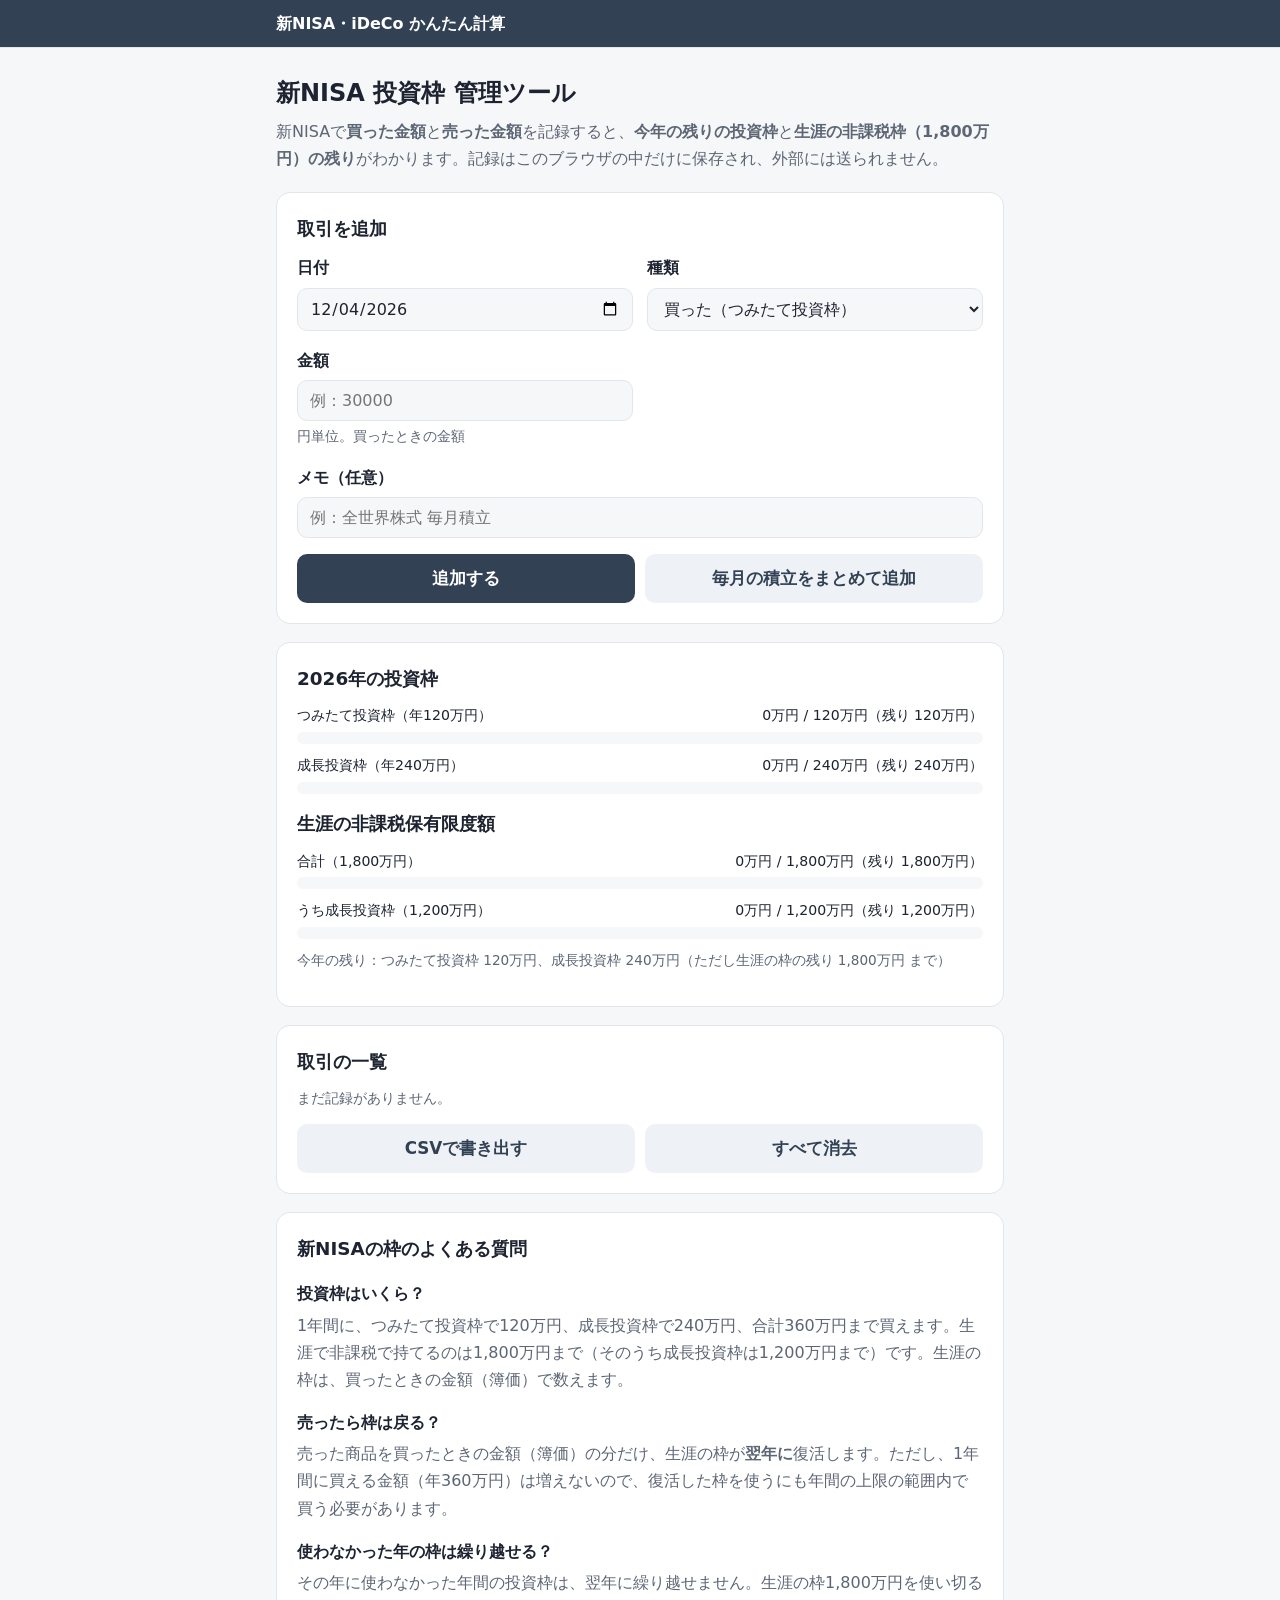
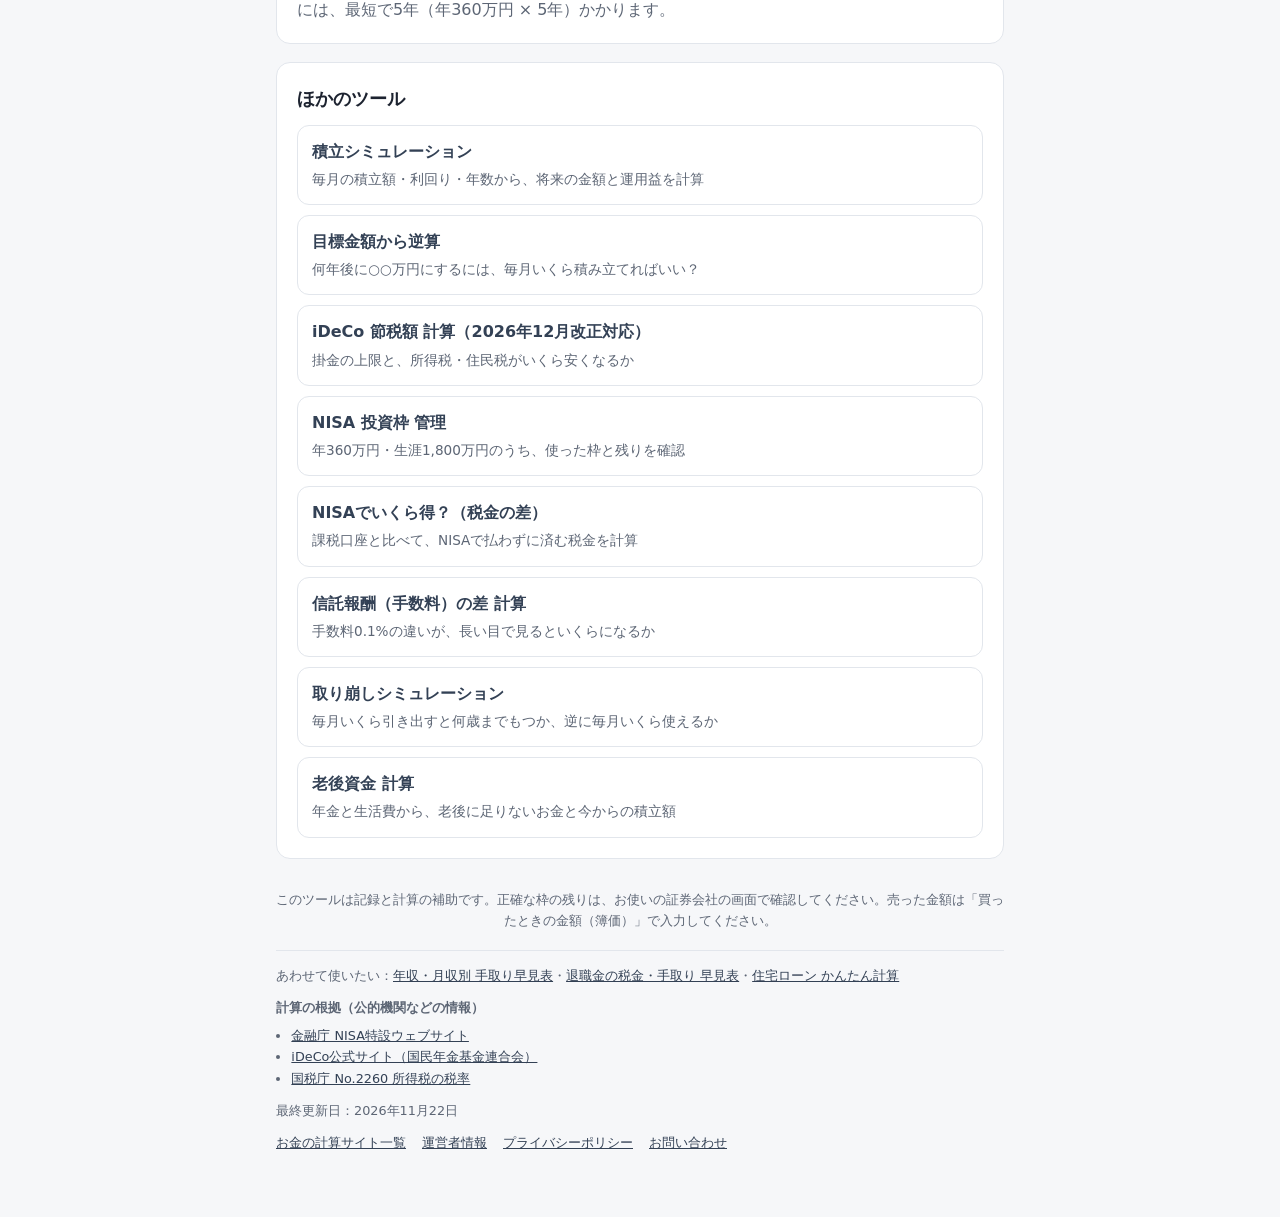
<file: waku/index.html>
<!doctype html>
<html lang="ja">
<head>
<meta charset="utf-8">
<meta name="viewport" content="width=device-width, initial-scale=1">
<title>新NISA 投資枠 管理ツール｜年360万円・生涯1,800万円の使った枠と残り、売却後の枠の復活</title>
<meta name="description" content="新NISAで買った金額・売った金額を記録するだけで、今年のつみたて投資枠・成長投資枠の残りと、生涯の非課税保有限度額（1,800万円）の残りを計算。売却で翌年に復活する枠もわかる無料ツールです。登録不要。">
<link rel="canonical" href="https://okanenokeisan.com/nisa/waku/">
<!--sw-head-->
<meta property="og:type" content="website">
<meta property="og:site_name" content="新NISA・iDeCo かんたん計算">
<meta property="og:title" content="新NISA 投資枠 管理ツール｜年360万円・生涯1,800万円の使った枠と残り、売却後の枠の復活">
<meta property="og:description" content="新NISAで買った金額・売った金額を記録するだけで、今年のつみたて投資枠・成長投資枠の残りと、生涯の非課税保有限度額（1,800万円）の残りを計算。売却で翌年に復活する枠もわかる無料ツールです。登録不要。">
<meta property="og:url" content="https://okanenokeisan.com/nisa/waku/">
<meta property="og:locale" content="ja_JP">
<meta name="twitter:card" content="summary">
<link rel="icon" href="/favicon.ico" sizes="48x48">
<link rel="icon" href="/favicon.svg" type="image/svg+xml">
<script async src="https://www.googletagmanager.com/gtag/js?id=G-CTGWFB173X"></script>
<script>window.dataLayer=window.dataLayer||[];function gtag(){dataLayer.push(arguments);}gtag('js',new Date());gtag('config','G-CTGWFB173X');document.addEventListener('click',function(e){var b=e.target.closest&&e.target.closest('button#calc,button#judge,button#make');if(b)gtag('event','tool_use',{tool_path:location.pathname,button_id:b.id});},true);</script>
<!--/sw-head-->
<link rel="stylesheet" href="../assets/style.css">
<style>
.bars .b{margin:10px 0}.bars .t{display:flex;justify-content:space-between;font-size:.88rem}
.bars .track{height:12px;background:var(--bg);border-radius:99px;overflow:hidden;margin-top:4px}.bars .fill{height:100%;background:var(--good)}
.list{width:100%;border-collapse:collapse;font-size:.88rem}.list th,.list td{padding:7px 4px;border-bottom:1px solid var(--line);text-align:left}
.list td.num{text-align:right}.list button{width:auto;padding:4px 10px;font-size:.8rem;font-weight:500;background:var(--bg);color:var(--muted);border:1px solid var(--line)}
</style>
</head>
<body>
<header class="site-header"><div><a href="/nisa/">新NISA・iDeCo かんたん計算</a></div></header>
<div class="wrap">
  <h1>新NISA 投資枠 管理ツール</h1>
  <p class="lead">新NISAで<strong>買った金額</strong>と<strong>売った金額</strong>を記録すると、<strong>今年の残りの投資枠</strong>と<strong>生涯の非課税枠（1,800万円）の残り</strong>がわかります。記録はこのブラウザの中だけに保存され、外部には送られません。</p>

  <div class="card">
    <h2>取引を追加</h2>
    <div class="row">
      <div class="field"><label for="date">日付</label><input type="date" id="date"></div>
      <div class="field"><label for="kind">種類</label>
        <select id="kind"><option value="tsumi">買った（つみたて投資枠）</option><option value="seicho">買った（成長投資枠）</option><option value="sell">売った</option></select></div>
    </div>
    <div class="row">
      <div class="field"><label for="amount" id="amountLabel">金額</label><input type="number" id="amount" min="0" placeholder="例：30000"><div class="hint" id="amountHint">円単位。買ったときの金額</div></div>
      <div class="field" id="sellKindField" hidden><label for="sellKind">売ったのはどちらの枠で買ったもの？</label>
        <select id="sellKind"><option value="tsumi">つみたて投資枠</option><option value="seicho">成長投資枠</option></select></div>
    </div>
    <div class="field"><label for="memo">メモ（任意）</label><input type="text" id="memo" placeholder="例：全世界株式 毎月積立"></div>
    <div class="btns"><button id="add">追加する</button><button id="bulk" class="sub">毎月の積立をまとめて追加</button></div>
  </div>

  <div class="card" id="summary"></div>

  <div class="card">
    <h2>取引の一覧</h2>
    <div id="list"></div>
    <div class="btns"><button id="csv" class="sub">CSVで書き出す</button><button id="clear" class="sub">すべて消去</button></div>
  </div>

  <div class="ad">広告スペース</div>

  <div class="card faq">
    <h2>新NISAの枠のよくある質問</h2>
    <h3>投資枠はいくら？</h3>
    <p>1年間に、つみたて投資枠で120万円、成長投資枠で240万円、合計360万円まで買えます。生涯で非課税で持てるのは1,800万円まで（そのうち成長投資枠は1,200万円まで）です。生涯の枠は、買ったときの金額（簿価）で数えます。</p>
    <h3>売ったら枠は戻る？</h3>
    <p>売った商品を買ったときの金額（簿価）の分だけ、生涯の枠が<strong>翌年に</strong>復活します。ただし、1年間に買える金額（年360万円）は増えないので、復活した枠を使うにも年間の上限の範囲内で買う必要があります。</p>
    <h3>使わなかった年の枠は繰り越せる？</h3>
    <p>その年に使わなかった年間の投資枠は、翌年に繰り越せません。生涯の枠1,800万円を使い切るには、最短で5年（年360万円 × 5年）かかります。</p>
  </div>

  <div class="card" id="related"></div>

  <footer>このツールは記録と計算の補助です。正確な枠の残りは、お使いの証券会社の画面で確認してください。売った金額は「買ったときの金額（簿価）」で入力してください。</footer>
<!--sw-foot-->
<div style="font-size:.8rem;color:var(--muted);margin-top:18px;border-top:1px solid var(--line);padding-top:14px"><p style="margin:0 0 10px">あわせて使いたい：<a href="/nenshu/">年収・月収別 手取り早見表</a>・<a href="/taishoku-zei/">退職金の税金・手取り 早見表</a>・<a href="/jutaku/">住宅ローン かんたん計算</a></p><p style="margin:0 0 6px;font-weight:600">計算の根拠（公的機関などの情報）</p><ul style="margin:0 0 10px;padding-left:1.2em"><li><a href="https://www.fsa.go.jp/policy/nisa2/" target="_blank" rel="noopener">金融庁 NISA特設ウェブサイト</a></li><li><a href="https://www.ideco-koushiki.jp/" target="_blank" rel="noopener">iDeCo公式サイト（国民年金基金連合会）</a></li><li><a href="https://www.nta.go.jp/taxes/shiraberu/taxanswer/shotoku/2260.htm" target="_blank" rel="noopener">国税庁 No.2260 所得税の税率</a></li></ul><p style="margin:0 0 10px">最終更新日：2026年11月22日</p><nav style="display:flex;flex-wrap:wrap;gap:6px 16px"><a href="/sites/">お金の計算サイト一覧</a><a href="/about/">運営者情報</a><a href="/privacy/">プライバシーポリシー</a><a href="/contact/">お問い合わせ</a></nav></div>
<!--/sw-foot-->
</div>

<script src="../assets/site.js"></script>
<script>
const $ = id => document.getElementById(id);
const KEY = "nisa-waku";
const load = () => { try { return JSON.parse(localStorage.getItem(KEY) || "[]"); } catch { return []; } };
const store = () => { try { localStorage.setItem(KEY, JSON.stringify(rows)); } catch {} };
let rows = load();
const esc = s => String(s).replace(/[&<>"]/g, c => ({ "&": "&amp;", "<": "&lt;", ">": "&gt;", '"': "&quot;" }[c]));
const today = new Date();
$("date").value = `${today.getFullYear()}-${String(today.getMonth() + 1).padStart(2, "0")}-${String(today.getDate()).padStart(2, "0")}`;
$("kind").addEventListener("change", () => {
  const sell = $("kind").value === "sell";
  $("sellKindField").hidden = !sell;
  $("amountLabel").textContent = sell ? "売った商品を買ったときの金額（簿価）" : "金額";
  $("amountHint").textContent = sell ? "円単位。売った金額ではなく、買ったときの金額" : "円単位。買ったときの金額";
});

function bar(label, used, max) {
  const pct = Math.min(100, used / max * 100);
  return `<div class="b"><div class="t"><span>${label}</span><span>${man(used)} / ${man(max)}（残り ${man(Math.max(0, max - used))}）</span></div><div class="track"><div class="fill" style="width:${pct}%;${used > max ? "background:var(--err)" : ""}"></div></div></div>`;
}

function render() {
  const Y = today.getFullYear();
  const yearOf = r => Number(r.date.slice(0, 4));
  const buys = rows.filter(r => r.kind !== "sell"), sells = rows.filter(r => r.kind === "sell");
  const yTsumi = buys.filter(r => r.kind === "tsumi" && yearOf(r) === Y).reduce((s, r) => s + r.amount, 0);
  const ySeicho = buys.filter(r => r.kind === "seicho" && yearOf(r) === Y).reduce((s, r) => s + r.amount, 0);
  const sumBy = (list, k) => list.filter(r => (r.kind === "sell" ? r.from : r.kind) === k).reduce((s, r) => s + r.amount, 0);
  // 生涯の枠：今年までに買った簿価 − 去年までに売った簿価（今年売った分は来年復活）
  const soldBefore = sells.filter(r => yearOf(r) < Y), soldThis = sells.filter(r => yearOf(r) === Y);
  const lifeUsed = buys.reduce((s, r) => s + r.amount, 0) - soldBefore.reduce((s, r) => s + r.amount, 0);
  const lifeSeicho = sumBy(buys, "seicho") - sumBy(soldBefore, "seicho");
  const revive = soldThis.reduce((s, r) => s + r.amount, 0);
  const overYear = yTsumi > 1200000 || ySeicho > 2400000;

  $("summary").innerHTML = `
    <h2>${Y}年の投資枠</h2>
    <div class="bars">
      ${bar("つみたて投資枠（年120万円）", yTsumi, 1200000)}
      ${bar("成長投資枠（年240万円）", ySeicho, 2400000)}
    </div>
    <h2 style="margin-top:14px">生涯の非課税保有限度額</h2>
    <div class="bars">
      ${bar("合計（1,800万円）", lifeUsed, 18000000)}
      ${bar("うち成長投資枠（1,200万円）", lifeSeicho, 12000000)}
    </div>
    ${revive ? `<p class="note">${Y}年に売った分の簿価 <strong>${man(revive)}</strong> は、${Y + 1}年に生涯の枠として復活します。</p>` : ""}
    ${overYear ? '<p class="err">今年の年間の投資枠を超えています。入力した金額を確認してください。</p>' : ""}
    <p class="hint">今年の残り：つみたて投資枠 ${man(Math.max(0, 1200000 - yTsumi))}、成長投資枠 ${man(Math.max(0, 2400000 - ySeicho))}（ただし生涯の枠の残り ${man(Math.max(0, 18000000 - lifeUsed))} まで）</p>`;

  const sorted = rows.map((r, i) => ({ ...r, i })).sort((a, b) => b.date.localeCompare(a.date));
  $("list").innerHTML = rows.length ? `<div style="overflow-x:auto"><table class="list"><tr><th>日付</th><th>種類</th><th style="text-align:right">金額</th><th></th></tr>
    ${sorted.map(r => `<tr><td>${esc(r.date)}</td><td>${r.kind === "sell" ? `売った（${r.from === "tsumi" ? "つみたて" : "成長"}）` : r.kind === "tsumi" ? "つみたて投資枠" : "成長投資枠"}${r.memo ? `<br><small style="color:var(--muted)">${esc(r.memo)}</small>` : ""}</td><td class="num">${yen(r.amount)}</td><td><button data-i="${r.i}" class="del">削除</button></td></tr>`).join("")}
    </table></div>` : '<p class="hint">まだ記録がありません。</p>';
  document.querySelectorAll(".del").forEach(b => b.addEventListener("click", () => {
    if (!confirm("この記録を削除しますか？")) return;
    rows.splice(Number(b.dataset.i), 1); store(); render();
  }));
}

function addRow(date, amount) {
  const kind = $("kind").value;
  rows.push({ date, kind, from: kind === "sell" ? $("sellKind").value : null, amount, memo: $("memo").value.trim() });
}
$("add").addEventListener("click", () => {
  const amount = Math.floor(num("amount"));
  if (!amount || !$("date").value) { alert("日付と金額を入力してください。"); return; }
  addRow($("date").value, amount); store(); $("amount").value = ""; render();
});
$("bulk").addEventListener("click", () => {
  const amount = Math.floor(num("amount"));
  if (!amount || $("kind").value === "sell") { alert("「買った」を選び、毎月の積立額を入力してください。"); return; }
  const n = Number(prompt("何か月分を追加しますか？（日付の月から毎月追加します）", "12"));
  if (!n || n < 1 || n > 120) return;
  const [y, m, d] = $("date").value.split("-").map(Number);
  for (let k = 0; k < n; k++) { const dt = new Date(y, m - 1 + k, Math.min(d, 28)); addRow(`${dt.getFullYear()}-${String(dt.getMonth() + 1).padStart(2, "0")}-${String(dt.getDate()).padStart(2, "0")}`, amount); }
  store(); render();
});
$("csv").addEventListener("click", () => {
  const q = s => `"${String(s).replace(/"/g, '""')}"`;
  const csv = "﻿日付,種類,金額,メモ\n" + rows.map(r => [r.date, r.kind === "sell" ? "売却" : r.kind === "tsumi" ? "つみたて" : "成長", r.amount, q(r.memo || "")].join(",")).join("\n");
  const a = document.createElement("a"); a.href = URL.createObjectURL(new Blob([csv], { type: "text/csv" })); a.download = "nisa-waku.csv"; a.click();
});
$("clear").addEventListener("click", () => { if (rows.length && confirm("すべての記録を消去します。元に戻せません。よろしいですか？")) { rows = []; store(); render(); } });
render();
</script>
</body>
</html>
</file>
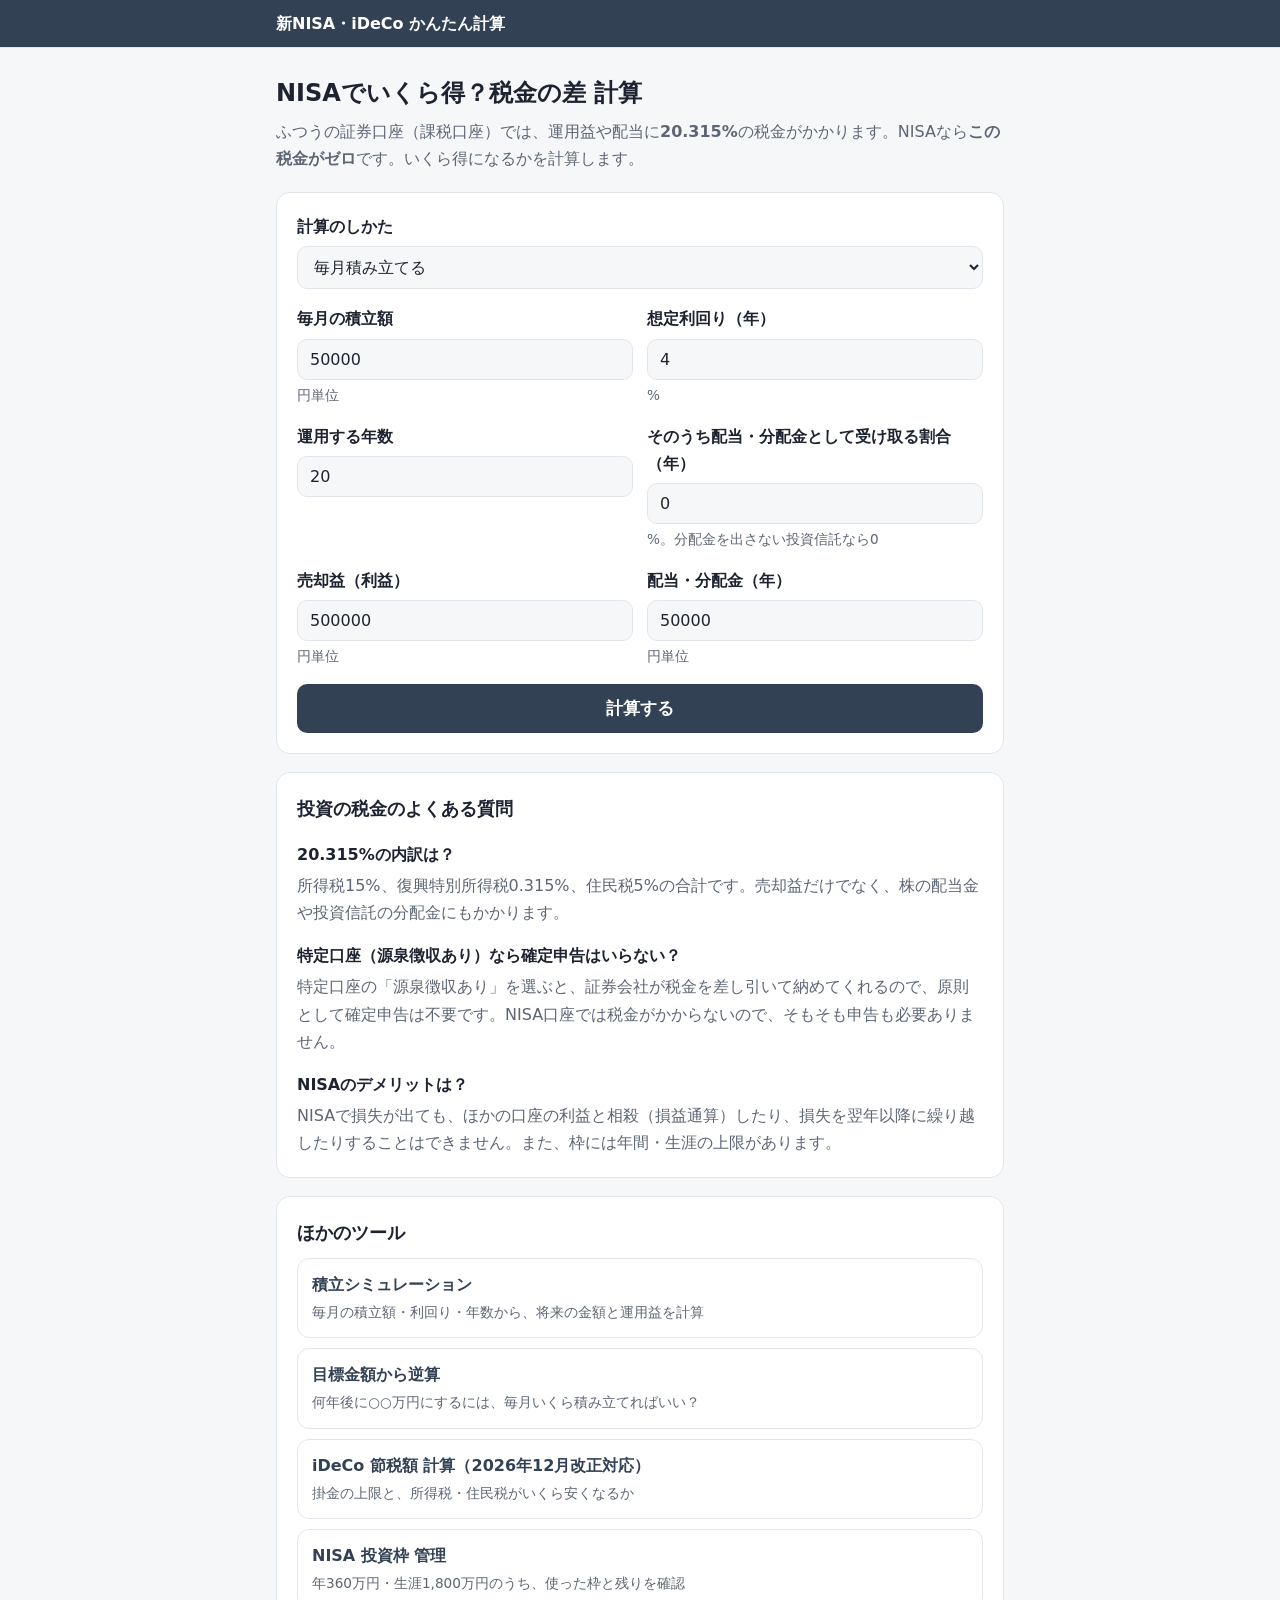
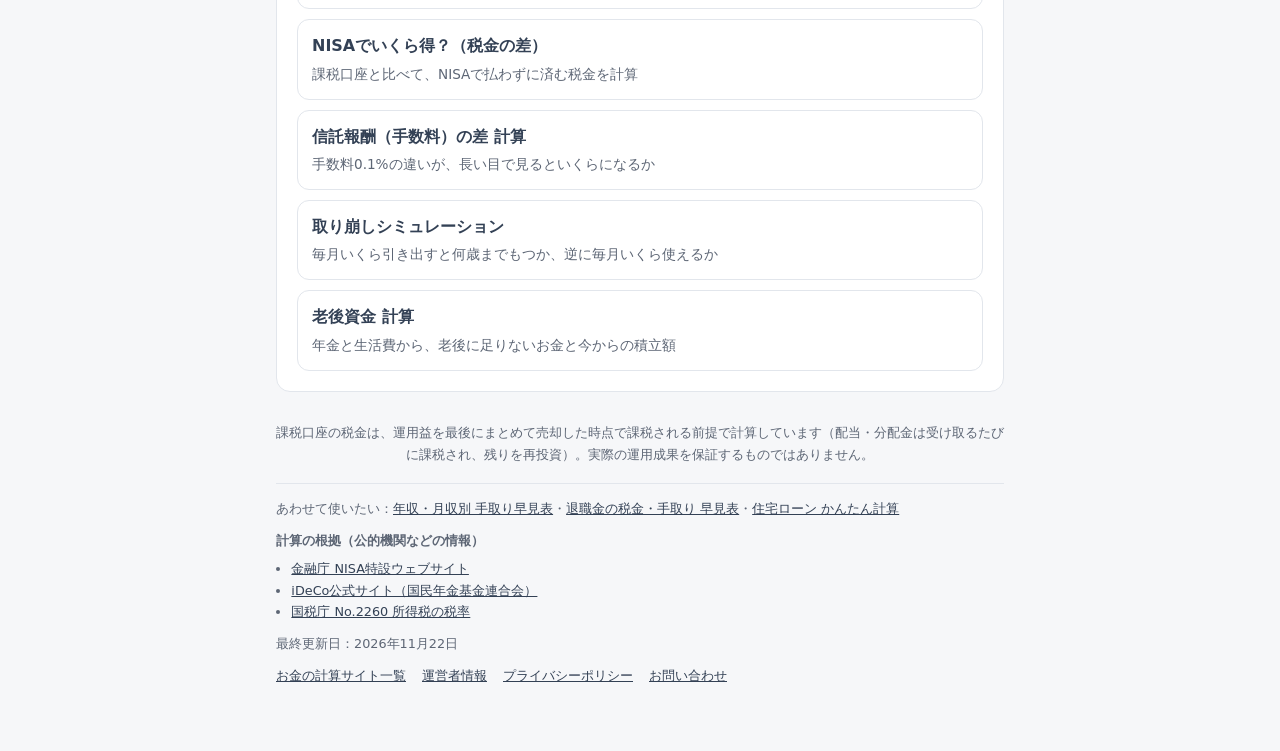
<file: zeikin/index.html>
<!doctype html>
<html lang="ja">
<head>
<meta charset="utf-8">
<meta name="viewport" content="width=device-width, initial-scale=1">
<title>NISAでいくら得？税金の差 計算｜課税口座（特定口座）と比べて払わずに済む税金（20.315%）</title>
<meta name="description" content="投資した金額・利回り・年数（または利益の額）を入れるだけで、課税口座（特定口座）なら運用益や配当にかかる税金（20.315%）がいくらになり、NISAならいくら得するかを計算する無料ツールです。">
<link rel="canonical" href="https://okanenokeisan.com/nisa/zeikin/">
<!--sw-head-->
<meta property="og:type" content="website">
<meta property="og:site_name" content="新NISA・iDeCo かんたん計算">
<meta property="og:title" content="NISAでいくら得？税金の差 計算｜課税口座（特定口座）と比べて払わずに済む税金（20.315%）">
<meta property="og:description" content="投資した金額・利回り・年数（または利益の額）を入れるだけで、課税口座（特定口座）なら運用益や配当にかかる税金（20.315%）がいくらになり、NISAならいくら得するかを計算する無料ツールです。">
<meta property="og:url" content="https://okanenokeisan.com/nisa/zeikin/">
<meta property="og:locale" content="ja_JP">
<meta name="twitter:card" content="summary">
<link rel="icon" href="/favicon.ico" sizes="48x48">
<link rel="icon" href="/favicon.svg" type="image/svg+xml">
<script async src="https://www.googletagmanager.com/gtag/js?id=G-CTGWFB173X"></script>
<script>window.dataLayer=window.dataLayer||[];function gtag(){dataLayer.push(arguments);}gtag('js',new Date());gtag('config','G-CTGWFB173X');document.addEventListener('click',function(e){var b=e.target.closest&&e.target.closest('button#calc,button#judge,button#make');if(b)gtag('event','tool_use',{tool_path:location.pathname,button_id:b.id});},true);</script>
<!--/sw-head-->
<link rel="stylesheet" href="../assets/style.css">
</head>
<body>
<header class="site-header"><div><a href="/nisa/">新NISA・iDeCo かんたん計算</a></div></header>
<div class="wrap">
  <h1>NISAでいくら得？税金の差 計算</h1>
  <p class="lead">ふつうの証券口座（課税口座）では、運用益や配当に<strong>20.315%</strong>の税金がかかります。NISAなら<strong>この税金がゼロ</strong>です。いくら得になるかを計算します。</p>

  <div class="card">
    <div class="field"><label for="mode">計算のしかた</label>
      <select id="mode"><option value="tsumi">毎月積み立てる</option><option value="lump">一括で投資する</option><option value="profit">利益・配当の額から計算する</option></select></div>
    <div class="row" id="investRow">
      <div class="field"><label for="amount" id="amountLabel">毎月の積立額</label><input type="number" id="amount" min="0" value="50000"><div class="hint" id="amountHint">円単位</div></div>
      <div class="field"><label for="rate">想定利回り（年）</label><input type="number" id="rate" min="0" max="20" step="0.1" value="4"><div class="hint">%</div></div>
    </div>
    <div class="row" id="investRow2">
      <div class="field"><label for="years">運用する年数</label><input type="number" id="years" min="1" max="60" value="20"></div>
      <div class="field"><label for="div">そのうち配当・分配金として受け取る割合（年）</label><input type="number" id="div" min="0" max="10" step="0.1" value="0"><div class="hint">%。分配金を出さない投資信託なら0</div></div>
    </div>
    <div class="row" id="profitRow" hidden>
      <div class="field"><label for="gain">売却益（利益）</label><input type="number" id="gain" min="0" value="500000"><div class="hint">円単位</div></div>
      <div class="field"><label for="dividend">配当・分配金（年）</label><input type="number" id="dividend" min="0" value="50000"><div class="hint">円単位</div></div>
    </div>
    <button id="calc">計算する</button>
  </div>

  <div class="card" id="result" hidden></div>

  <div class="ad">広告スペース</div>

  <div class="card faq">
    <h2>投資の税金のよくある質問</h2>
    <h3>20.315%の内訳は？</h3>
    <p>所得税15%、復興特別所得税0.315%、住民税5%の合計です。売却益だけでなく、株の配当金や投資信託の分配金にもかかります。</p>
    <h3>特定口座（源泉徴収あり）なら確定申告はいらない？</h3>
    <p>特定口座の「源泉徴収あり」を選ぶと、証券会社が税金を差し引いて納めてくれるので、原則として確定申告は不要です。NISA口座では税金がかからないので、そもそも申告も必要ありません。</p>
    <h3>NISAのデメリットは？</h3>
    <p>NISAで損失が出ても、ほかの口座の利益と相殺（損益通算）したり、損失を翌年以降に繰り越したりすることはできません。また、枠には年間・生涯の上限があります。</p>
  </div>

  <div class="card" id="related"></div>

  <footer>課税口座の税金は、運用益を最後にまとめて売却した時点で課税される前提で計算しています（配当・分配金は受け取るたびに課税され、残りを再投資）。実際の運用成果を保証するものではありません。</footer>
<!--sw-foot-->
<div style="font-size:.8rem;color:var(--muted);margin-top:18px;border-top:1px solid var(--line);padding-top:14px"><p style="margin:0 0 10px">あわせて使いたい：<a href="/nenshu/">年収・月収別 手取り早見表</a>・<a href="/taishoku-zei/">退職金の税金・手取り 早見表</a>・<a href="/jutaku/">住宅ローン かんたん計算</a></p><p style="margin:0 0 6px;font-weight:600">計算の根拠（公的機関などの情報）</p><ul style="margin:0 0 10px;padding-left:1.2em"><li><a href="https://www.fsa.go.jp/policy/nisa2/" target="_blank" rel="noopener">金融庁 NISA特設ウェブサイト</a></li><li><a href="https://www.ideco-koushiki.jp/" target="_blank" rel="noopener">iDeCo公式サイト（国民年金基金連合会）</a></li><li><a href="https://www.nta.go.jp/taxes/shiraberu/taxanswer/shotoku/2260.htm" target="_blank" rel="noopener">国税庁 No.2260 所得税の税率</a></li></ul><p style="margin:0 0 10px">最終更新日：2026年11月22日</p><nav style="display:flex;flex-wrap:wrap;gap:6px 16px"><a href="/sites/">お金の計算サイト一覧</a><a href="/about/">運営者情報</a><a href="/privacy/">プライバシーポリシー</a><a href="/contact/">お問い合わせ</a></nav></div>
<!--/sw-foot-->
</div>

<script src="../assets/site.js"></script>
<script>
const $ = id => document.getElementById(id);
$("mode").addEventListener("change", () => {
  const m = $("mode").value;
  $("investRow").hidden = $("investRow2").hidden = m === "profit";
  $("profitRow").hidden = m !== "profit";
  $("amountLabel").textContent = m === "lump" ? "投資する金額" : "毎月の積立額";
});

// 運用益のうち divRate 分を配当として受け取り、課税口座では税引き後を再投資するシミュレーション
// 再投資した配当は取得価額（basis）に加わるため、売却時の課税対象は「評価額 − 取得価額」
function simulate(monthly, lump, rate, years, divRate, taxed) {
  let bal = lump, principal = lump, basis = lump, taxPaid = 0;
  const r = rate / 12, dShare = rate ? Math.min(divRate, rate) / rate : 0;
  for (let m = 1; m <= years * 12; m++) {
    const growth = bal * r;
    const div = growth * dShare;
    const t = taxed ? div * TAX : 0;
    taxPaid += t;
    bal += growth - t + monthly;
    principal += monthly;
    basis += monthly + (div - t);
  }
  const sellTax = taxed ? Math.max(0, bal - basis) * TAX : 0;
  return { bal, principal, taxPaid: taxPaid + sellTax, after: bal - sellTax };
}

function calc() {
  const out = $("result");
  out.hidden = false;
  const m = $("mode").value;
  if (m === "profit") {
    const g = num("gain"), d = num("dividend");
    const tg = Math.floor(g * TAX), td = Math.floor(d * TAX);
    out.innerHTML = `
      <div class="big">
        <div class="stat good"><div class="k">NISAで払わずに済む税金</div><div class="v">${yen(tg + td)}</div></div>
        <div class="stat"><div class="k">売却益の税金</div><div class="v">${yen(tg)}</div></div>
        <div class="stat"><div class="k">配当の税金（年）</div><div class="v">${yen(td)}</div></div>
      </div>
      <table class="info"><tr><td>課税口座での手取り（売却益）</td><td class="num">${yen(g - tg)}</td></tr><tr><td>課税口座での手取り（配当）</td><td class="num">${yen(d - td)}</td></tr></table>`;
  } else {
    const amount = num("amount"), rate = num("rate") / 100, years = Math.floor(num("years")), div = num("div") / 100;
    if (!amount || !years || !rate) { out.innerHTML = '<p class="err">金額・利回り・年数を入力してください。</p>'; return; }
    const monthly = m === "tsumi" ? amount : 0, lump = m === "lump" ? amount : 0;
    const nisa = simulate(monthly, lump, rate, years, div, false);
    const kazei = simulate(monthly, lump, rate, years, div, true);
    const diff = nisa.bal - kazei.after;
    out.innerHTML = `
      <div class="big">
        <div class="stat good"><div class="k">NISAで得する額</div><div class="v">${man(diff)}</div></div>
        <div class="stat"><div class="k">NISAで${years}年後</div><div class="v">${man(nisa.bal)}</div></div>
        <div class="stat"><div class="k">課税口座で${years}年後（税引き後）</div><div class="v">${man(kazei.after)}</div></div>
      </div>
      <table class="info">
        <tr><td>元本</td><td class="num">${man(nisa.principal)}</td></tr>
        <tr><td>NISAの運用益（非課税）</td><td class="num">${man(nisa.bal - nisa.principal)}</td></tr>
        <tr><td>課税口座で払う税金の合計</td><td class="num">${man(kazei.taxPaid)}</td></tr>
      </table>
      ${div > 0 ? '<p class="note">課税口座では、配当・分配金を受け取るたびに税金が引かれるため、再投資に回せる金額が減り、差がさらに広がります。</p>' : ""}
      ${(monthly * 12 > 3600000 || lump > 3600000) ? '<p class="note">新NISAで1年間に投資できるのは360万円までです。超える分は課税口座での運用になります。</p>' : ""}`;
  }
  out.innerHTML += `<p class="note">NISAの枠をどれくらい使ったかは → <a href="/nisa/waku/">NISA 投資枠 管理</a></p>`;
  out.scrollIntoView({ behavior: "smooth", block: "start" });
}
$("calc").addEventListener("click", calc);
</script>
</body>
</html>
</file>
<file: assets/style.css>
:root{
  --bg:#f6f7f9;--card:#fff;--text:#1d2330;--muted:#5d6675;--line:#e2e6ec;
  --accent:#334155;--accent-soft:#eef2f6;--on-accent:#fff;--good:#16a34a;--good-soft:#dcfce7;
  --warn:#ea580c;--warn-soft:#ffedd5;--off:#9aa3b2;--err:#dc2626;
}
@media (prefers-color-scheme: dark){
  :root{
    --bg:#0f1218;--card:#181c24;--text:#e7eaf0;--muted:#9aa3b2;--line:#2a303c;
    --accent:#cbd5e1;--accent-soft:#1e2633;--on-accent:#0f141c;--good:#4ade80;--good-soft:#12301f;
    --warn:#fb923c;--warn-soft:#3a2413;--off:#5d6675;--err:#f87171;
  }
}
*{box-sizing:border-box}
body{margin:0;background:var(--bg);color:var(--text);font-family:system-ui,-apple-system,"Hiragino Sans","Yu Gothic UI",sans-serif;line-height:1.7}
a{color:var(--accent)}
.site-header{background:var(--accent);border-bottom:1px solid var(--line)}
.site-header div{max-width:760px;margin:0 auto;padding:10px 16px}
.site-header a{font-weight:700;text-decoration:none;color:var(--on-accent)}
.wrap{max-width:760px;margin:0 auto;padding:24px 16px 64px}
h1{font-size:1.5rem;margin:.2em 0 .3em;line-height:1.4}
h2{font-size:1.15rem;margin:0 0 10px}
.lead{color:var(--muted);margin:0 0 20px}
.card{background:var(--card);border:1px solid var(--line);border-radius:14px;padding:20px;margin-bottom:18px}
label{display:block;font-weight:600;margin-bottom:6px}
.field{margin-bottom:16px}
input[type=date],input[type=number],input[type=text],select,textarea{width:100%;padding:10px 12px;font-size:1rem;border:1px solid var(--line);border-radius:10px;background:var(--bg);color:var(--text);font-family:inherit}
.row{display:grid;grid-template-columns:1fr 1fr;gap:14px}
@media (max-width:520px){.row{grid-template-columns:1fr}}
.checks{display:flex;flex-wrap:wrap;gap:8px 18px}
.checks label{font-weight:400;display:flex;align-items:center;gap:6px;margin:0}
.hint{font-size:.85rem;color:var(--muted);margin-top:4px}
button{width:100%;padding:13px;font-size:1.05rem;font-weight:700;border:0;border-radius:10px;background:var(--accent);color:var(--on-accent);cursor:pointer;font-family:inherit}
button:hover{filter:brightness(1.08)}
button.sub{background:var(--accent-soft);color:var(--accent)}
.big{display:grid;grid-template-columns:repeat(3,1fr);gap:10px;margin-bottom:14px}
@media (max-width:520px){.big{grid-template-columns:1fr}}
.stat{border-radius:12px;padding:14px;background:var(--bg)}
.stat .k{font-size:.8rem;color:var(--muted)}
.stat .v{font-size:1.25rem;font-weight:700}
.stat.warn .v{color:var(--warn)} .stat.good .v{color:var(--good)}
.err{color:var(--err);font-weight:600}
table.info{width:100%;border-collapse:collapse;font-size:.95rem}
table.info td,table.info th{padding:8px 4px;border-bottom:1px solid var(--line);vertical-align:top;text-align:left}
table.info th{color:var(--muted);font-weight:500;font-size:.85rem}
table.info td:first-child{color:var(--muted)}
table.info td.num,table.info th.num{text-align:right;font-variant-numeric:tabular-nums}
.note{font-size:.85rem;color:var(--muted);background:var(--bg);border-radius:10px;padding:10px 12px;margin-top:12px}
.ad{display:none}
.ad.on{display:block;border:1px solid var(--line);border-radius:12px;padding:14px;margin-bottom:18px;background:var(--card)}
.faq h3{font-size:1rem;margin:16px 0 4px}
.faq p{margin:0;color:var(--muted)}
.tools{list-style:none;margin:0;padding:0;display:grid;gap:10px}
.tools a{display:block;padding:12px 14px;border:1px solid var(--line);border-radius:12px;text-decoration:none;color:var(--text);background:var(--card)}
.tools a:hover{border-color:var(--accent)}
.tools b{display:block;color:var(--accent)}
.tools span{font-size:.85rem;color:var(--muted)}
footer{font-size:.8rem;color:var(--muted);text-align:center;margin-top:30px}
.verdict{font-size:1.2rem;font-weight:700;margin:0 0 10px}
.verdict.ok{color:var(--good)} .verdict.ng{color:var(--warn)}
.q{padding:12px 0;border-bottom:1px solid var(--line)}
.q .t{font-weight:600;margin-bottom:6px}
.it{display:grid;grid-template-columns:1.3fr 1fr 1fr 1fr 36px;gap:8px;align-items:end;padding:8px 0;border-bottom:1px solid var(--line)}
.it label{font-size:.78rem;font-weight:500;color:var(--muted);margin-bottom:2px}
.it input,.it select{padding:8px}
.it .rm{width:auto;padding:6px 10px;font-size:.8rem;font-weight:500;background:var(--bg);color:var(--muted);border:1px solid var(--line)}
@media (max-width:560px){.it{grid-template-columns:1fr 1fr}.it .nm{grid-column:1/3}}
.btns{display:grid;grid-template-columns:1fr 1fr;gap:10px;margin-top:12px}
tr.best td{background:var(--good-soft);font-weight:700}
.chart svg{width:100%;height:auto;display:block}
.chart .axis{stroke:var(--line)}.chart .lbl{fill:var(--muted);font-size:11px}
.chart .a1{fill:var(--accent);opacity:.35}.chart .a2{fill:var(--good);opacity:.55}
.legend{display:flex;gap:16px;font-size:.8rem;color:var(--muted);margin-top:6px;flex-wrap:wrap}
.legend span::before{content:"";display:inline-block;width:12px;height:12px;border-radius:3px;margin-right:5px;vertical-align:-1px}
.legend .l1::before{background:var(--accent);opacity:.35}.legend .l2::before{background:var(--good);opacity:.55}
</file>
